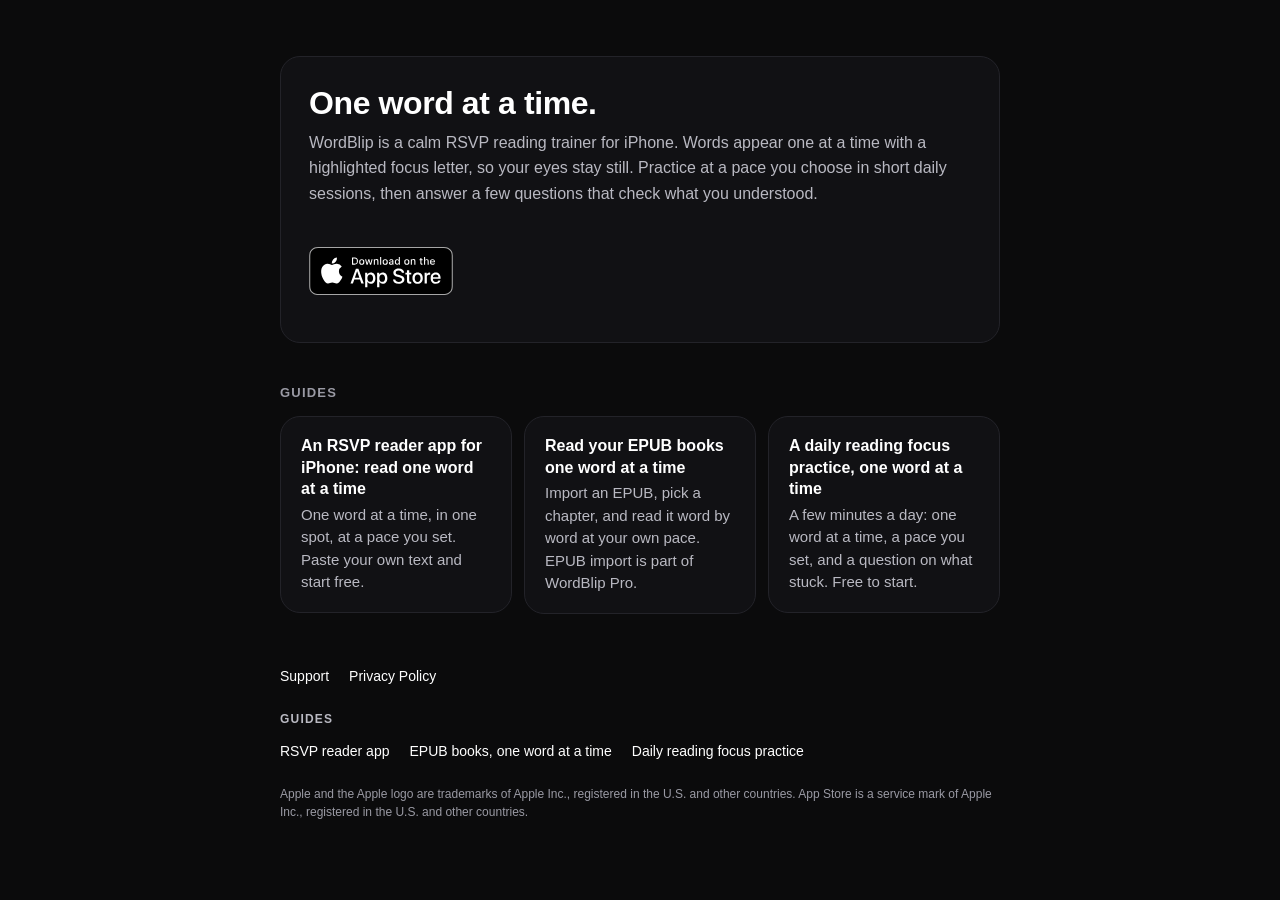
<file: index.html>
<!doctype html>
<html lang="en">
  <head>
  <meta name="google-site-verification" content="M-APLr8WNQrYEdJKcas2BhAEEDZd-5wW5gAPda03hNw" />
    <meta charset="UTF-8" />
    <meta name="viewport" content="width=device-width, initial-scale=1.0" />
    <title>WordBlip: RSVP reading trainer for iPhone</title>
    <meta name="theme-color" content="#0b0b0c" />
    <meta name="apple-itunes-app" content="app-id=6757840712" />
    <link rel="icon" type="image/png" href="./favicon.png" />
    <link rel="apple-touch-icon" href="./apple-touch-icon.png" />
    <meta name="description" content="WordBlip is a calm RSVP reading trainer for iPhone. Read one word at a time, at a pace you set, in short daily sessions with comprehension checks." />
    <link rel="canonical" href="https://quarezz.github.io/wordblip-pages/" />

    <meta property="og:type" content="website" />
    <meta property="og:site_name" content="WordBlip" />
    <meta property="og:title" content="WordBlip: a reading trainer, one word at a time" />
    <meta property="og:description" content="A calm RSVP reading trainer for iPhone. Short daily sessions, one word at a time." />
    <meta property="og:url" content="https://quarezz.github.io/wordblip-pages/" />
    <meta property="og:image" content="https://quarezz.github.io/wordblip-pages/og-image.png?v=3" />
    <meta property="og:image:type" content="image/png" />
    <meta property="og:image:width" content="1200" />
    <meta property="og:image:height" content="630" />
    <meta property="og:image:alt" content="The word focus in the WordBlip reader, with its focus letter o highlighted in red, above the line: One word at a time. A calm RSVP reading trainer for iPhone." />
    <meta name="twitter:card" content="summary_large_image" />
    <meta name="twitter:title" content="WordBlip: a reading trainer, one word at a time" />
    <meta name="twitter:description" content="A calm RSVP reading trainer for iPhone. Short daily sessions, one word at a time." />
    <meta name="twitter:image" content="https://quarezz.github.io/wordblip-pages/og-image.png?v=3" />
    <meta name="twitter:image:alt" content="The word focus in the WordBlip reader, with its focus letter o highlighted in red, above the line: One word at a time. A calm RSVP reading trainer for iPhone." />
    <style>
      :root {
        color-scheme: dark;
        --bg: #0b0b0c;
        --panel: #111114;
        --text: #ffffff;
        --muted: #b9b9c2;
        --subtle: #9a9aa4;
        --accent: #ffd60a;
        --border: #232329;
      }

      * {
        box-sizing: border-box;
      }

      body {
        margin: 0;
        font-family: -apple-system, BlinkMacSystemFont, "Segoe UI", sans-serif;
        background: var(--bg);
        color: var(--text);
        line-height: 1.6;
      }

      main {
        max-width: 760px;
        margin: 0 auto;
        padding: 56px 20px 40px;
      }

      .card {
        background: var(--panel);
        border: 1px solid var(--border);
        border-radius: 20px;
        padding: 28px;
      }

      h1 {
        margin: 0 0 8px;
        font-size: 32px;
        line-height: 1.15;
        letter-spacing: -0.4px;
      }

      p {
        margin: 0 0 16px;
        color: var(--muted);
      }

      /* Apple badge: 48px tall, at least 12px clear space on every side */
      .store {
        display: inline-block;
        margin: 12px 0 0;
        padding: 12px 0;
        line-height: 0;
        border-radius: 9px;
      }

      .store img {
        display: block;
        width: 144px;
        height: 48px;
      }

      .store:focus-visible {
        outline: 2px solid var(--accent);
        outline-offset: 4px;
      }

      footer {
        max-width: 760px;
        margin: 0 auto;
        padding: 0 20px 56px;
        color: var(--subtle);
        font-size: 14px;
      }

      footer nav {
        display: flex;
        gap: 20px;
        margin-bottom: 12px;
      }

      footer a {
        color: var(--text);
        text-decoration: none;
      }

      footer a:hover {
        text-decoration: underline;
      }

      footer a:focus-visible {
        outline: 2px solid var(--accent);
        outline-offset: 2px;
      }

      .legal {
        margin: 0;
        font-size: 12px;
        line-height: 1.5;
        color: var(--subtle);
      }

      /* Guides row (WB-55) */
      .guides { margin-top: 40px; }
      .guides h2 { margin: 0 0 12px; font-size: 13px; font-weight: 700; letter-spacing: 1.2px; text-transform: uppercase; color: var(--subtle); }
      .guides ul { list-style: none; margin: 0; padding: 0; display: grid; gap: 12px; }
      .guide { display: block; min-height: 44px; padding: 18px 20px; background: var(--panel); border: 1px solid var(--border); border-radius: 20px; color: var(--text); text-decoration: none; }
      .guide:hover { border-color: #3a3a42; }
      .guide:focus-visible { outline: 2px solid var(--accent); outline-offset: 3px; }
      .guide .t { display: block; font-weight: 700; line-height: 1.35; margin-bottom: 4px; }
      .guide .d { display: block; color: var(--muted); font-size: 15px; line-height: 1.5; }
      @media (min-width: 720px) { .guides ul { grid-template-columns: 1fr 1fr 1fr; } }
      footer nav { flex-wrap: wrap; }
      footer nav a { display: inline-block; padding: 11px 0; line-height: 22px; }
      .foot-label { margin: 8px 0 0; font-size: 12px; font-weight: 700; letter-spacing: 1.2px; text-transform: uppercase; }
    </style>
  </head>
  <body>
    <main>
      <section class="card">
        <h1>One word at a time.</h1>
        <p>
          WordBlip is a calm RSVP reading trainer for iPhone. Words appear one
          at a time with a highlighted focus letter, so your eyes stay still. Practice
          at a pace you choose in short daily sessions, then answer a few questions
          that check what you understood.
        </p>
        <a class="store" href="https://apps.apple.com/us/app/wordblip/id6757840712">
          <img src="./app-store-badge.svg" width="144" height="48" alt="Download on the App Store" />
        </a>
      </section>
      <section class="guides" aria-labelledby="guides-h"><h2 id="guides-h">Guides</h2><ul><li><a class="guide" href="./rsvp-reader-app/"><span class="t">An RSVP reader app for iPhone: read one word at a time</span><span class="d">One word at a time, in one spot, at a pace you set. Paste your own text and start free.</span></a></li><li><a class="guide" href="./epub-speed-reading-app/"><span class="t">Read your EPUB books one word at a time</span><span class="d">Import an EPUB, pick a chapter, and read it word by word at your own pace. EPUB import is part of WordBlip Pro.</span></a></li><li><a class="guide" href="./reading-focus-app/"><span class="t">A daily reading focus practice, one word at a time</span><span class="d">A few minutes a day: one word at a time, a pace you set, and a question on what stuck. Free to start.</span></a></li></ul></section>
    </main>
    <footer>
      <nav aria-label="Site">
        <a href="./support.html">Support</a>
        <a href="./privacy.html">Privacy Policy</a>
      </nav>
      <p class="foot-label" id="guides-label">Guides</p>
      <nav aria-label="Guides" aria-labelledby="guides-label"><a href="./rsvp-reader-app/">RSVP reader app</a><a href="./epub-speed-reading-app/">EPUB books, one word at a time</a><a href="./reading-focus-app/">Daily reading focus practice</a></nav>
      <p class="legal">
        Apple and the Apple logo are trademarks of Apple Inc., registered in the
        U.S. and other countries. App Store is a service mark of Apple Inc.,
        registered in the U.S. and other countries.
      </p>
    </footer>
  </body>
</html>
</file>
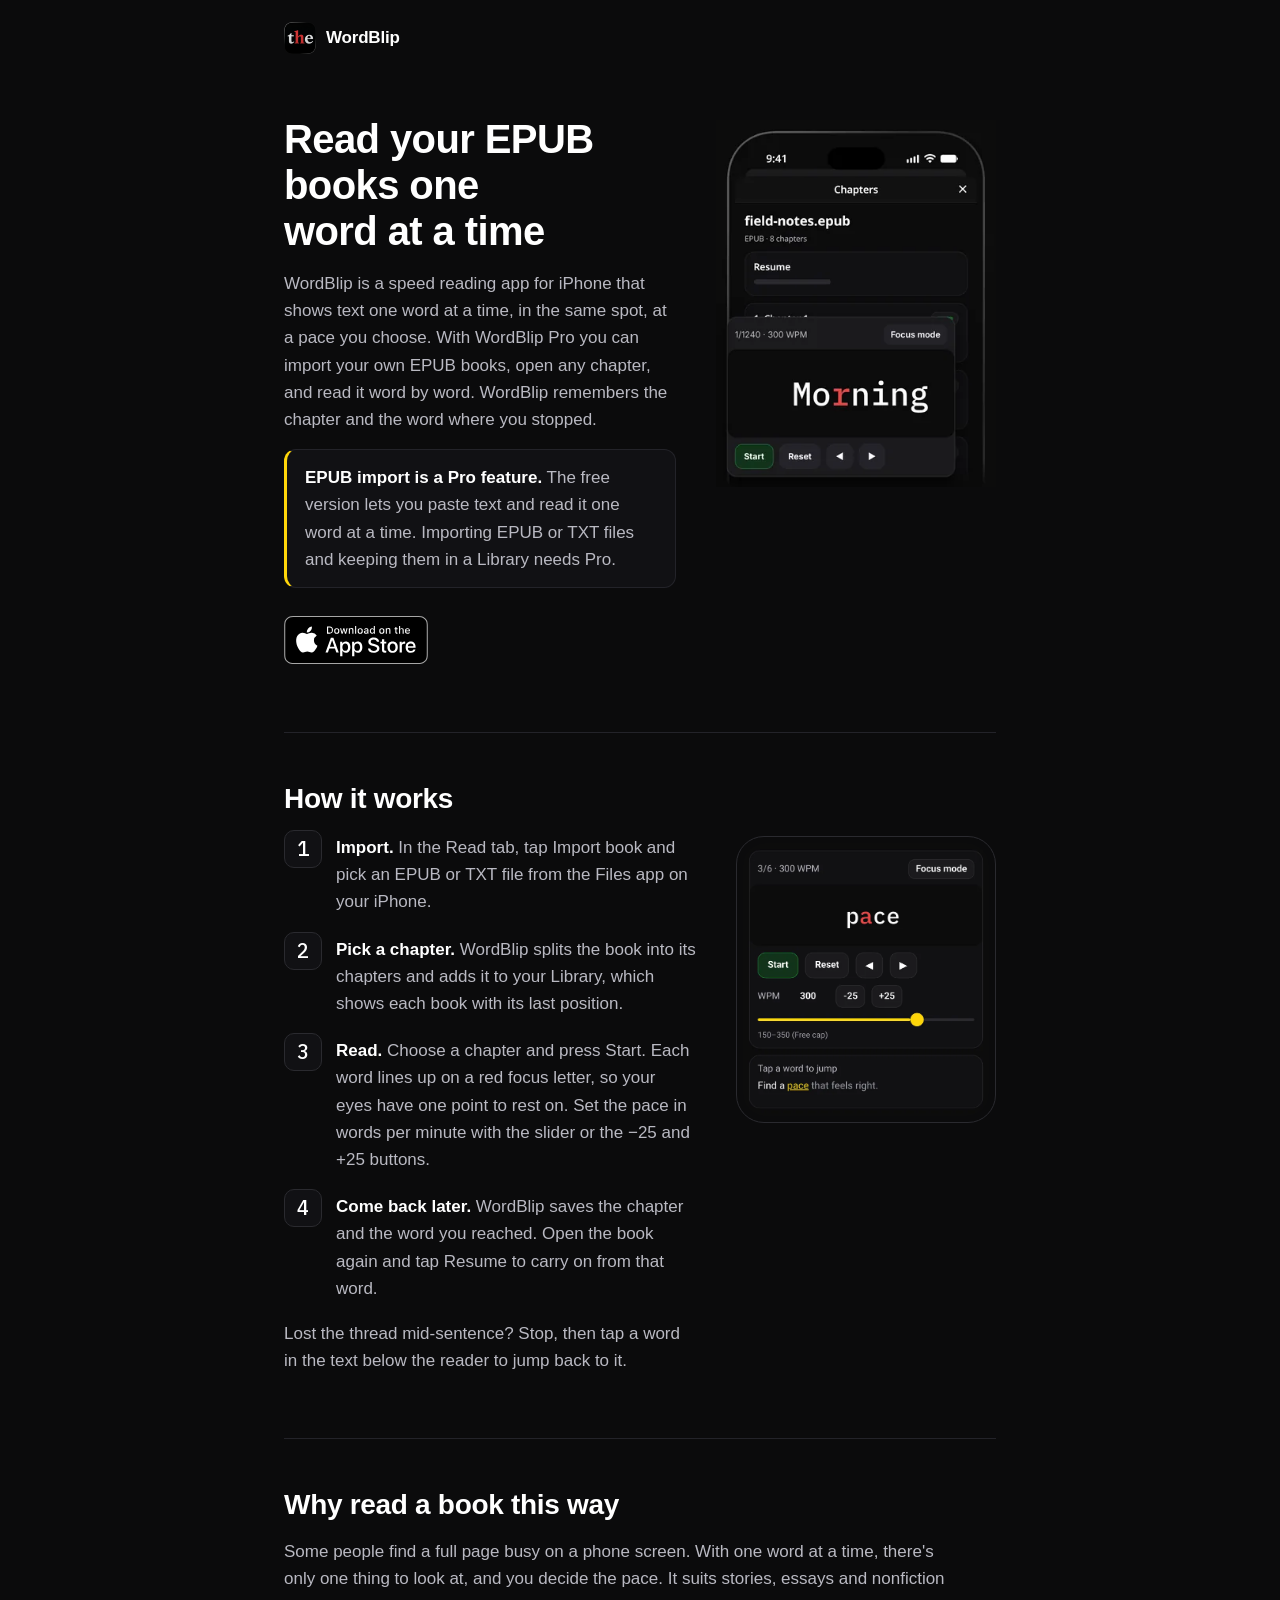
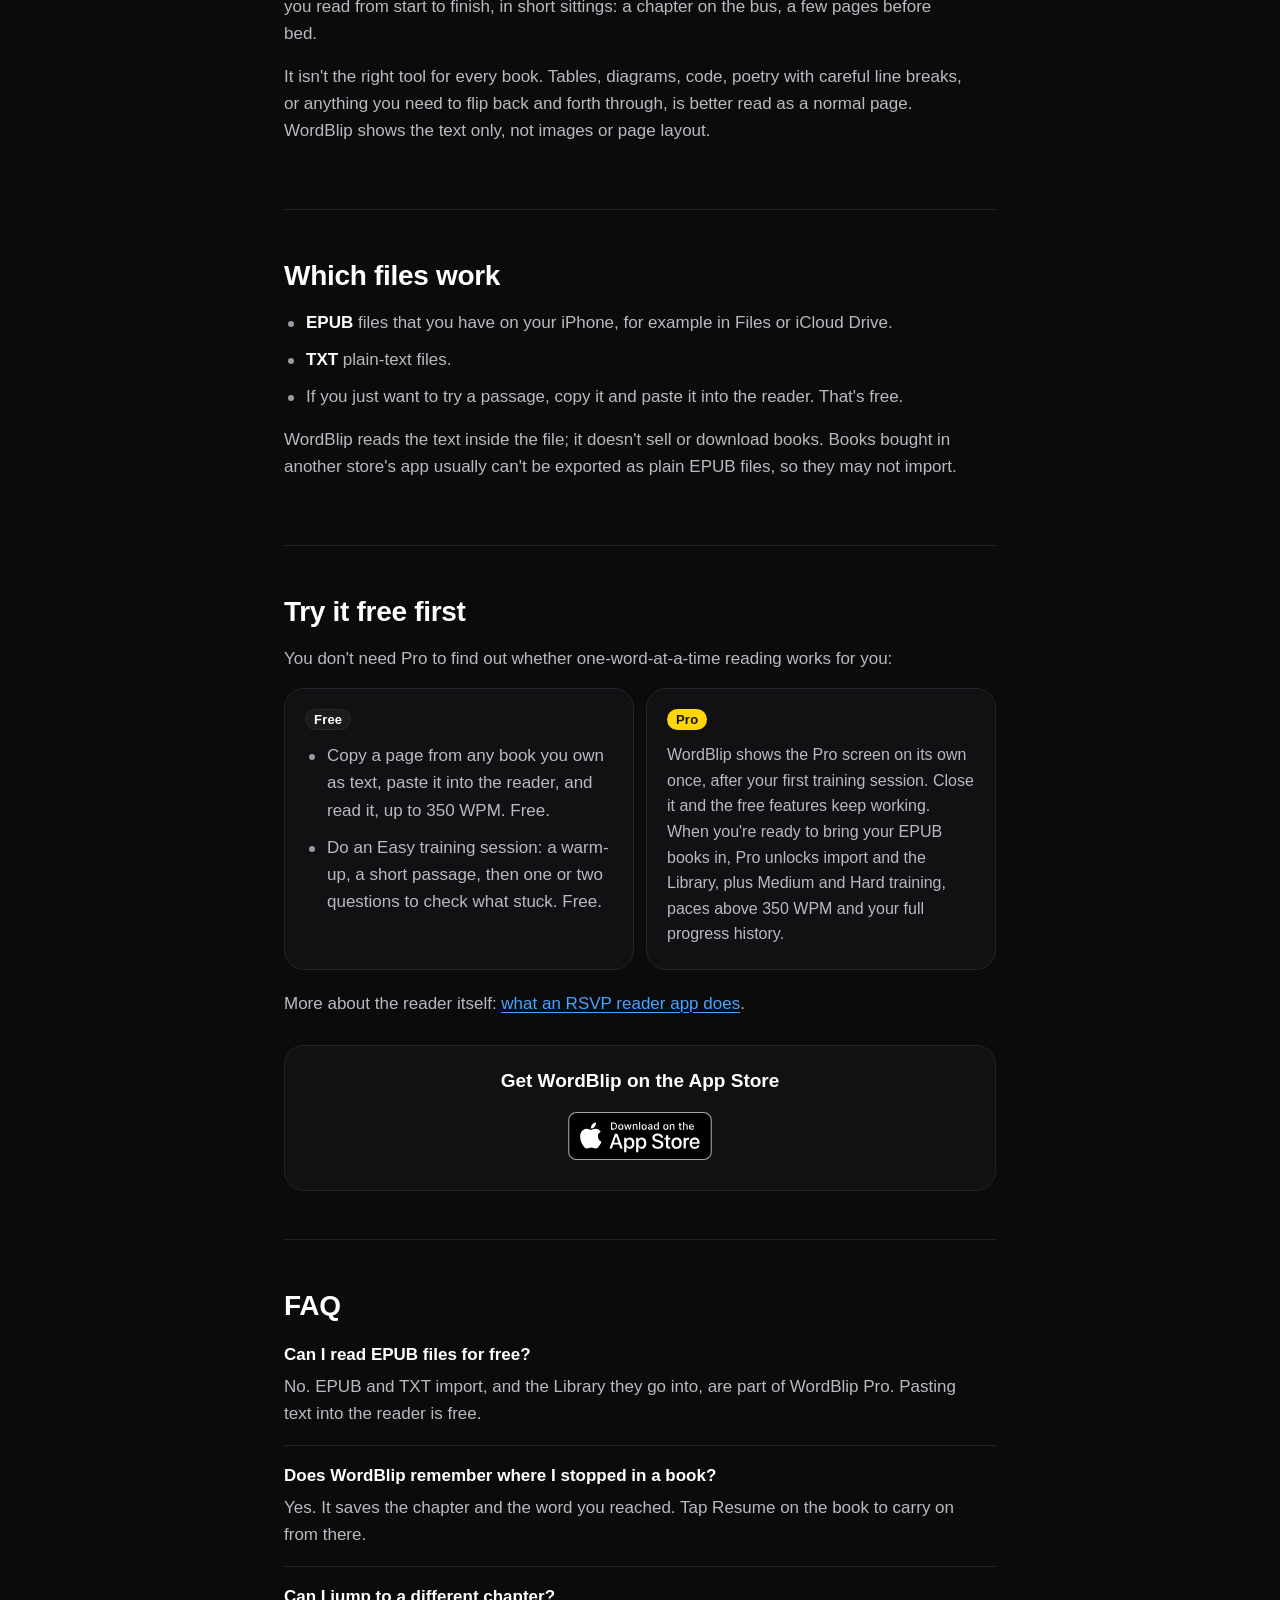
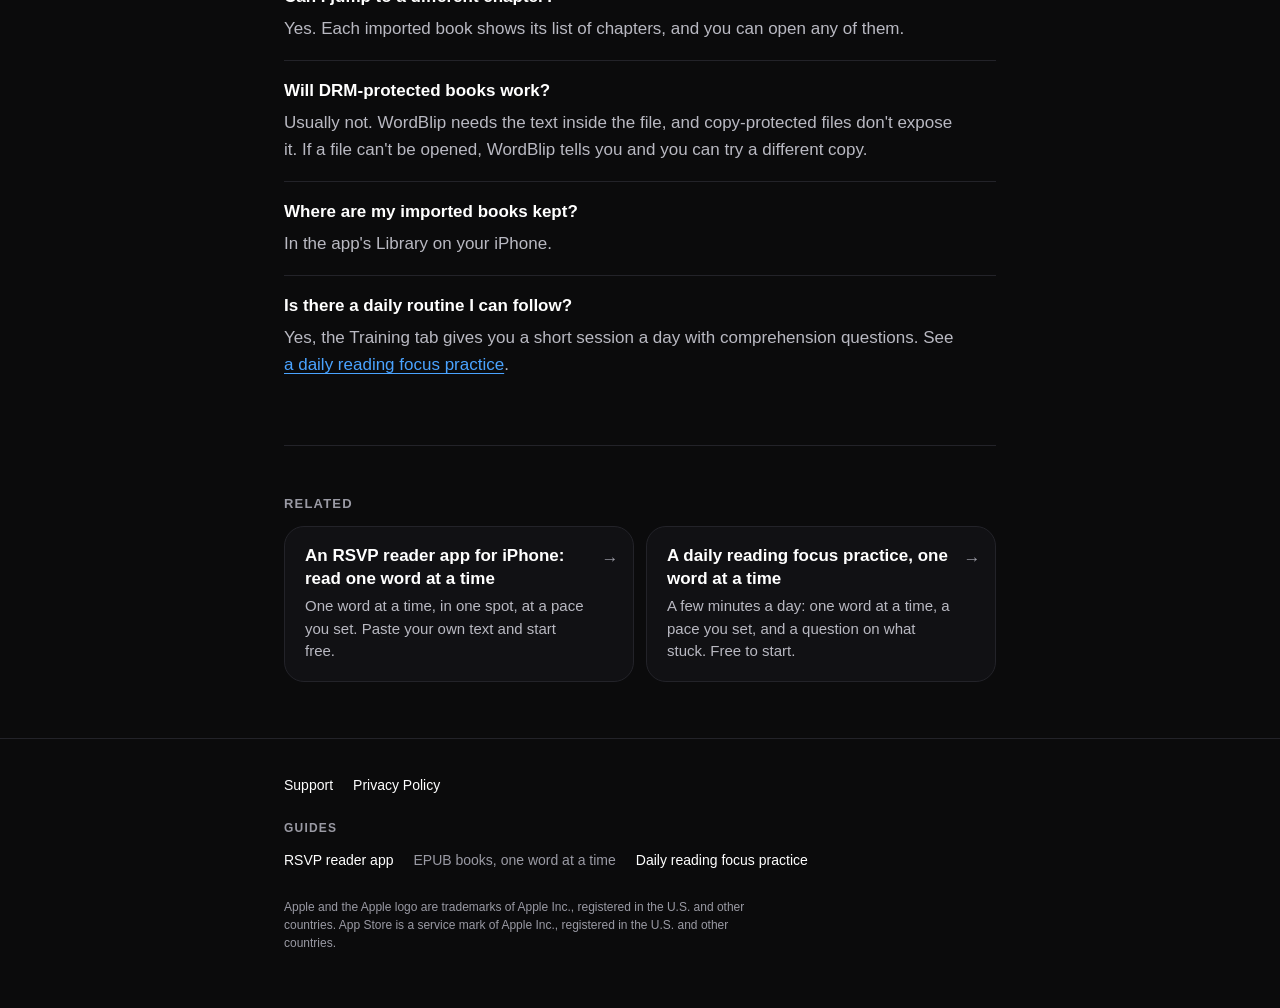
<file: epub-speed-reading-app/index.html>
<!doctype html>
<html lang="en">
<head>
<meta charset="UTF-8">
<meta name="viewport" content="width=device-width, initial-scale=1.0">
<title>EPUB Speed Reading App: Books One Word at a Time | WordBlip</title>
<meta name="description" content="Import your EPUB books into WordBlip and read them one word at a time on iPhone, with chapters and your place saved. EPUB import is a Pro feature.">
<meta name="theme-color" content="#0b0b0c">
<meta name="apple-itunes-app" content="app-id=6757840712">
<link rel="canonical" href="https://quarezz.github.io/wordblip-pages/epub-speed-reading-app/">
<link rel="icon" type="image/png" href="../favicon.png">
<link rel="apple-touch-icon" href="../apple-touch-icon.png">
<link rel="preload" href="../assets/plex-mono-500.woff2" as="font" type="font/woff2" crossorigin>
<link rel="stylesheet" href="../assets/seo.css">
<meta property="og:type" content="article">
<meta property="og:site_name" content="WordBlip">
<meta property="og:title" content="Read your EPUB books one word at a time">
<meta property="og:description" content="Import an EPUB, pick a chapter, and read it word by word at your own pace. EPUB import is part of WordBlip Pro.">
<meta property="og:url" content="https://quarezz.github.io/wordblip-pages/epub-speed-reading-app/">
<meta property="og:image" content="https://quarezz.github.io/wordblip-pages/epub-speed-reading-app/og.png">
<meta property="og:image:type" content="image/png">
<meta property="og:image:width" content="1200">
<meta property="og:image:height" content="630">
<meta property="og:image:alt" content="The WordBlip Library with imported EPUB books, beside the line: Read your EPUB books one word at a time.">
<meta name="twitter:card" content="summary_large_image">
<meta name="twitter:title" content="Read your EPUB books one word at a time">
<meta name="twitter:description" content="Import an EPUB, pick a chapter, and read it word by word at your own pace. EPUB import is part of WordBlip Pro.">
<meta name="twitter:image" content="https://quarezz.github.io/wordblip-pages/epub-speed-reading-app/og.png">
<meta name="twitter:image:alt" content="The WordBlip Library with imported EPUB books, beside the line: Read your EPUB books one word at a time.">
</head>
<body>
<a class="skip" href="#main">Skip to content</a>
<header class="topbar"><div class="wrap"><a class="brand" href="../"><img src="../assets/img/icon-64.png" width="32" height="32" alt="">WordBlip</a></div></header>
<main id="main" class="wrap">
<section class="hero"><div class="hero-grid"><div><h1 id="top">Read your EPUB books one word at a time</h1><p class="lede">WordBlip is a speed reading app for iPhone that shows text one word at a time, in the same spot, at a pace you choose. With WordBlip Pro you can import your own EPUB books, open any chapter, and read it word by word. WordBlip remembers the chapter and the word where you stopped.</p><div class="callout"><p><strong>EPUB import is a Pro feature.</strong> The free version lets you paste text and read it one word at a time. Importing EPUB or TXT files and keeping them in a Library needs Pro.</p></div><a class="store" href="https://apps.apple.com/us/app/wordblip/id6757840712"><img src="../app-store-badge.svg" width="144" height="48" alt="Download on the App Store"></a></div><figure class="shot shot--hero"><picture><source type="image/webp" srcset="../assets/img/hero-epub-354.webp 354w, ../assets/img/hero-epub-708.webp 708w" sizes="(min-width: 880px) 280px, min(340px, calc(100vw - 40px))"><img src="../assets/img/hero-epub-708.png" srcset="../assets/img/hero-epub-354.png 354w, ../assets/img/hero-epub-708.png 708w" sizes="(min-width: 880px) 280px, min(340px, calc(100vw - 40px))" width="708" height="928" fetchpriority="high" decoding="async" alt="The chapter list of an EPUB book in WordBlip with a Resume card, and in front of it the reader opening a chapter at its first word, “Morning”, with its focus letter r in red."></picture></figure></div></section>
<section class="section" aria-labelledby="how-it-works"><h2 id="how-it-works">How it works</h2><div class="split"><div><ol class="steps"><li><strong>Import.</strong> In the Read tab, tap Import book and pick an EPUB or TXT file from the Files app on your iPhone.</li><li><strong>Pick a chapter.</strong> WordBlip splits the book into its chapters and adds it to your Library, which shows each book with its last position.</li><li><strong>Read.</strong> Choose a chapter and press Start. Each word lines up on a red focus letter, so your eyes have one point to rest on. Set the pace in words per minute with the slider or the −25 and +25 buttons.</li><li><strong>Come back later.</strong> WordBlip saves the chapter and the word you reached. Open the book again and tap Resume to carry on from that word.</li></ol><p>Lost the thread mid-sentence? Stop, then tap a word in the text below the reader to jump back to it.</p></div><figure class="shot shot--sm"><picture><source type="image/webp" srcset="../assets/img/frame-04.webp"><img src="../assets/img/frame-04.png" width="640" height="711" loading="lazy" decoding="async" alt="The WordBlip reader showing the word “pace” with its focus letter a in red, with Start, Reset and the WPM controls at 300."></picture></figure></div></section>
<section class="section" aria-labelledby="why-read-a-book-this-way"><h2 id="why-read-a-book-this-way">Why read a book this way</h2><p>Some people find a full page busy on a phone screen. With one word at a time, there's only one thing to look at, and you decide the pace. It suits stories, essays and nonfiction you read from start to finish, in short sittings: a chapter on the bus, a few pages before bed.</p><p>It isn't the right tool for every book. Tables, diagrams, code, poetry with careful line breaks, or anything you need to flip back and forth through, is better read as a normal page. WordBlip shows the text only, not images or page layout.</p></section>
<section class="section" aria-labelledby="which-files-work"><h2 id="which-files-work">Which files work</h2><ul><li><strong>EPUB</strong> files that you have on your iPhone, for example in Files or iCloud Drive.</li><li><strong>TXT</strong> plain-text files.</li><li>If you just want to try a passage, copy it and paste it into the reader. That's free.</li></ul><p>WordBlip reads the text inside the file; it doesn't sell or download books. Books bought in another store's app usually can't be exported as plain EPUB files, so they may not import.</p></section>
<section class="section" aria-labelledby="try-it-free-first"><h2 id="try-it-free-first">Try it free first</h2><p>You don't need Pro to find out whether one-word-at-a-time reading works for you:</p><div class="plans plans--invite"><div class="plan"><h3 class="plan-head"><span class="pill pill--free">Free</span></h3><ul><li>Copy a page from any book you own as text, paste it into the reader, and read it, up to 350 WPM. Free.</li><li>Do an Easy training session: a warm-up, a short passage, then one or two questions to check what stuck. Free.</li></ul></div><div class="plan"><h3 class="plan-head"><span class="pill">Pro</span></h3><p>WordBlip shows the Pro screen on its own once, after your first training session. Close it and the free features keep working. When you're ready to bring your EPUB books in, Pro unlocks import and the Library, plus Medium and Hard training, paces above 350 WPM and your full progress history.</p></div></div><p>More about the reader itself: <a href="/wordblip-pages/rsvp-reader-app/">what an RSVP reader app does</a>.</p><div class="cta"><p>Get WordBlip on the App Store</p><a class="store" href="https://apps.apple.com/us/app/wordblip/id6757840712"><img src="../app-store-badge.svg" width="144" height="48" alt="Download on the App Store"></a></div></section>
<section class="section" aria-labelledby="faq"><h2 id="faq">FAQ</h2><div class="faq-item"><h3>Can I read EPUB files for free?</h3><p>No. EPUB and TXT import, and the Library they go into, are part of WordBlip Pro. Pasting text into the reader is free.</p></div><div class="faq-item"><h3>Does WordBlip remember where I stopped in a book?</h3><p>Yes. It saves the chapter and the word you reached. Tap Resume on the book to carry on from there.</p></div><div class="faq-item"><h3>Can I jump to a different chapter?</h3><p>Yes. Each imported book shows its list of chapters, and you can open any of them.</p></div><div class="faq-item"><h3>Will DRM-protected books work?</h3><p>Usually not. WordBlip needs the text inside the file, and copy-protected files don't expose it. If a file can't be opened, WordBlip tells you and you can try a different copy.</p></div><div class="faq-item"><h3>Where are my imported books kept?</h3><p>In the app's Library on your iPhone.</p></div><div class="faq-item"><h3>Is there a daily routine I can follow?</h3><p>Yes, the Training tab gives you a short session a day with comprehension questions. See <a href="/wordblip-pages/reading-focus-app/">a daily reading focus practice</a>.</p></div></section>
<nav class="related" aria-labelledby="related-label"><p class="eyebrow" id="related-label">Related</p><ul class="related-grid"><li><a class="related-card" href="/wordblip-pages/rsvp-reader-app/"><span class="t">An RSVP reader app for iPhone: read one word at a time</span><span class="d">One word at a time, in one spot, at a pace you set. Paste your own text and start free.</span><span class="go" aria-hidden="true">→</span></a></li><li><a class="related-card" href="/wordblip-pages/reading-focus-app/"><span class="t">A daily reading focus practice, one word at a time</span><span class="d">A few minutes a day: one word at a time, a pace you set, and a question on what stuck. Free to start.</span><span class="go" aria-hidden="true">→</span></a></li></ul></nav>
</main>
<footer><div class="wrap">
<nav aria-label="Site"><a href="../support.html">Support</a><a href="../privacy.html">Privacy Policy</a></nav>
<p class="foot-label" id="guides-label">Guides</p>
<nav aria-labelledby="guides-label"><a href="../rsvp-reader-app/">RSVP reader app</a><a href="../epub-speed-reading-app/" aria-current="page">EPUB books, one word at a time</a><a href="../reading-focus-app/">Daily reading focus practice</a></nav>
<p class="legal">Apple and the Apple logo are trademarks of Apple Inc., registered in the U.S. and other countries. App Store is a service mark of Apple Inc., registered in the U.S. and other countries.</p>
</div></footer>
</body>
</html>
</file>
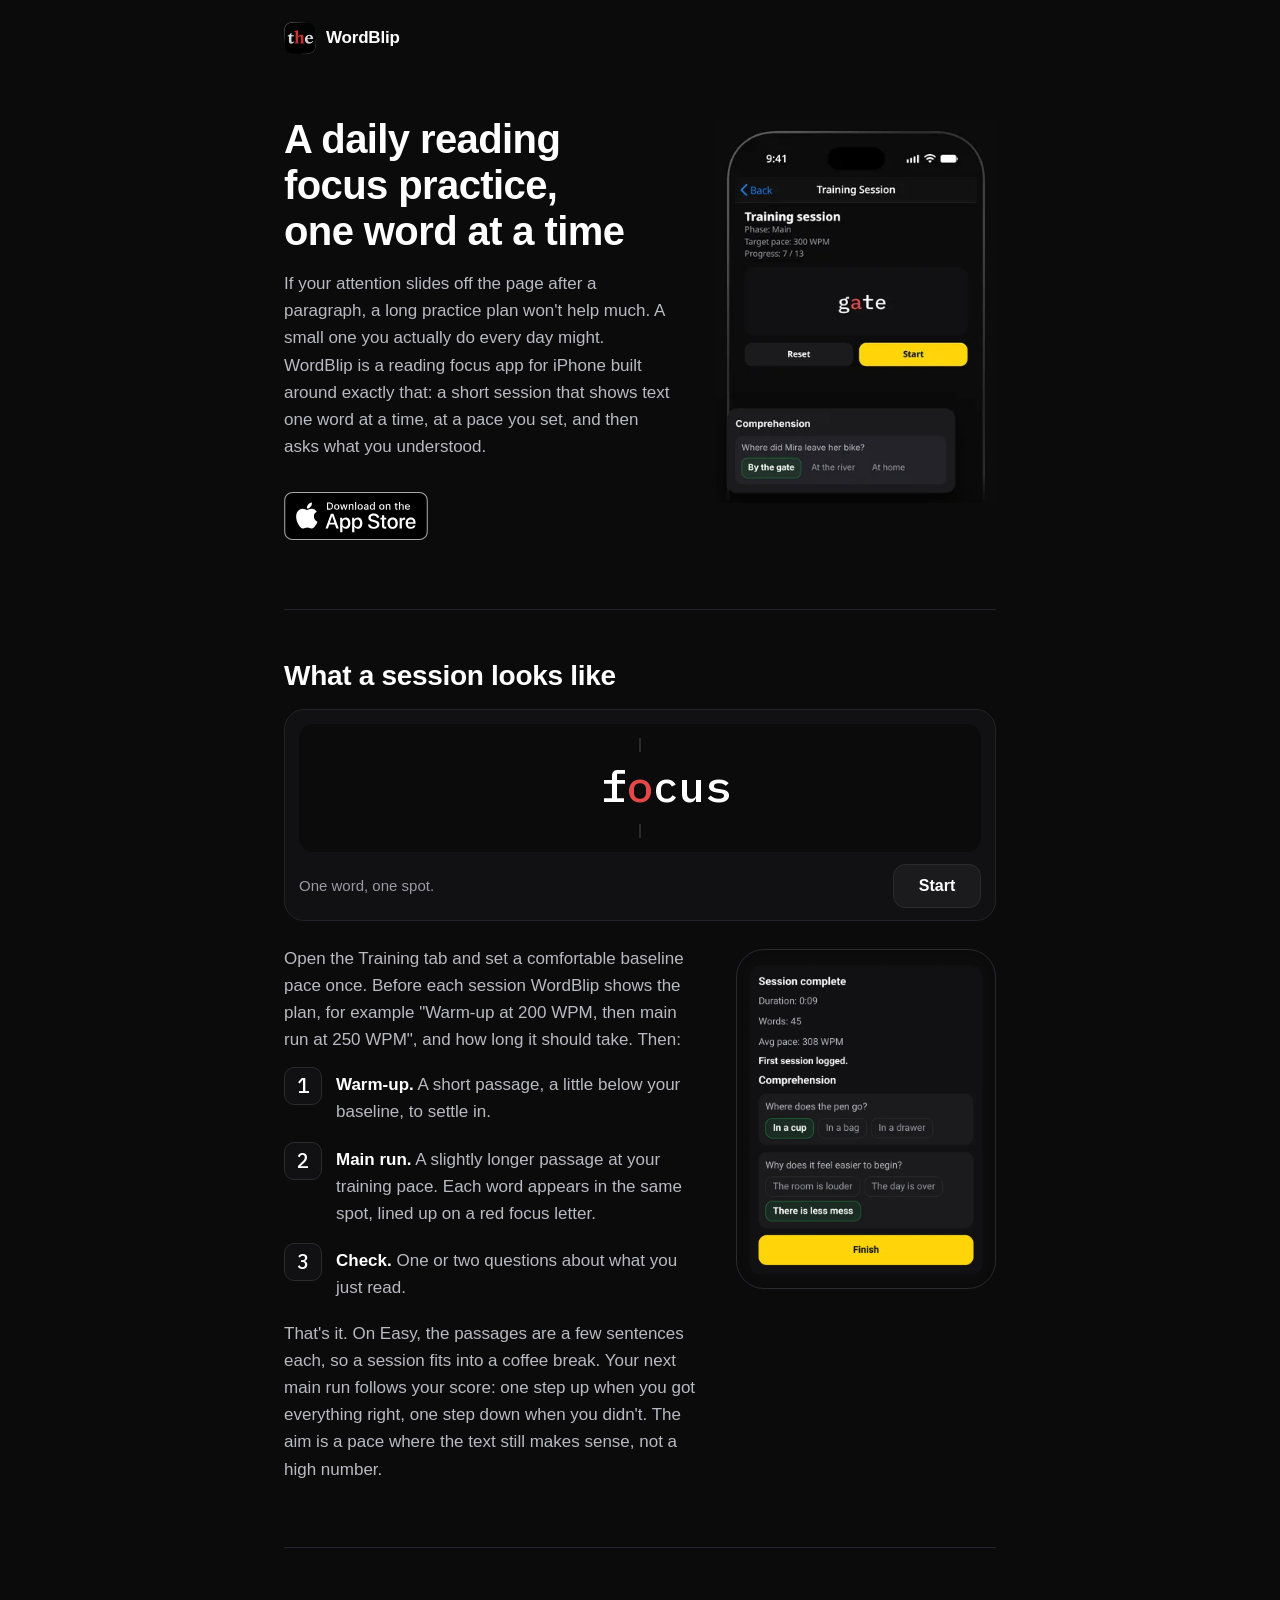
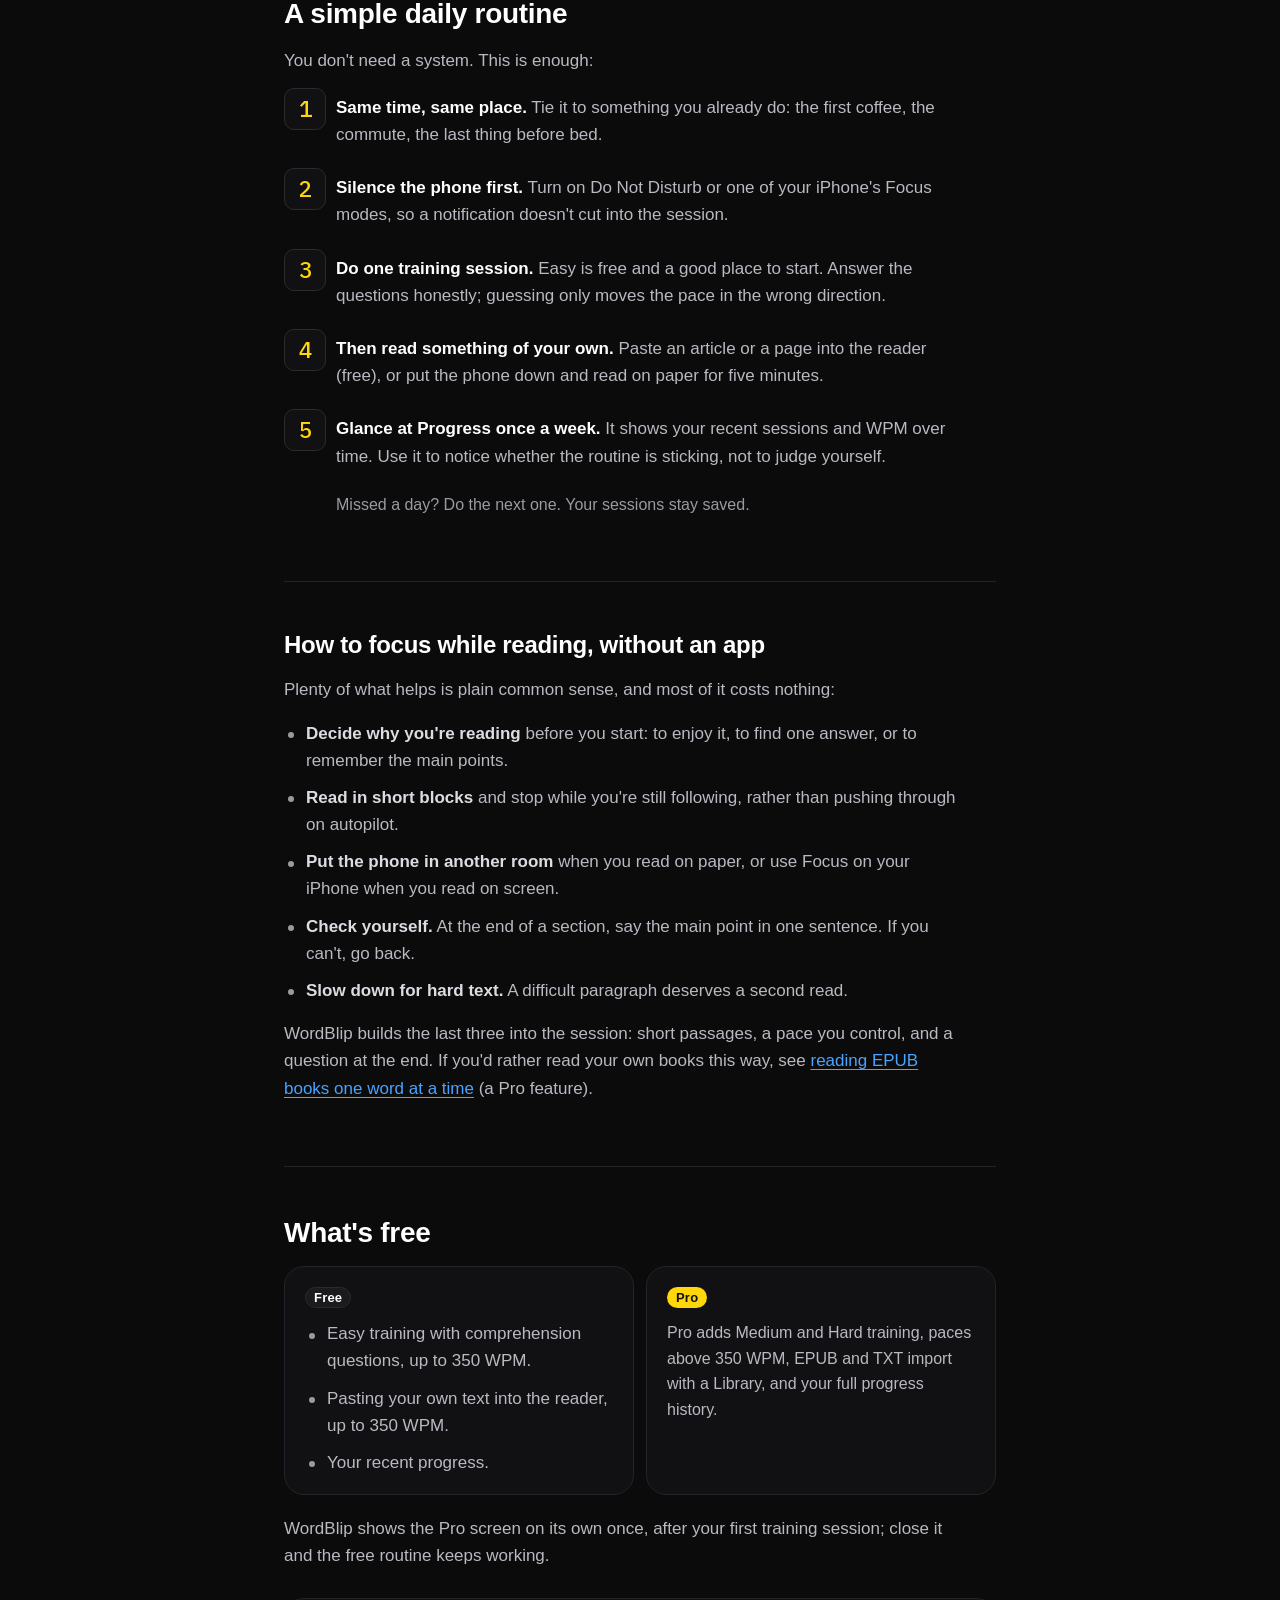
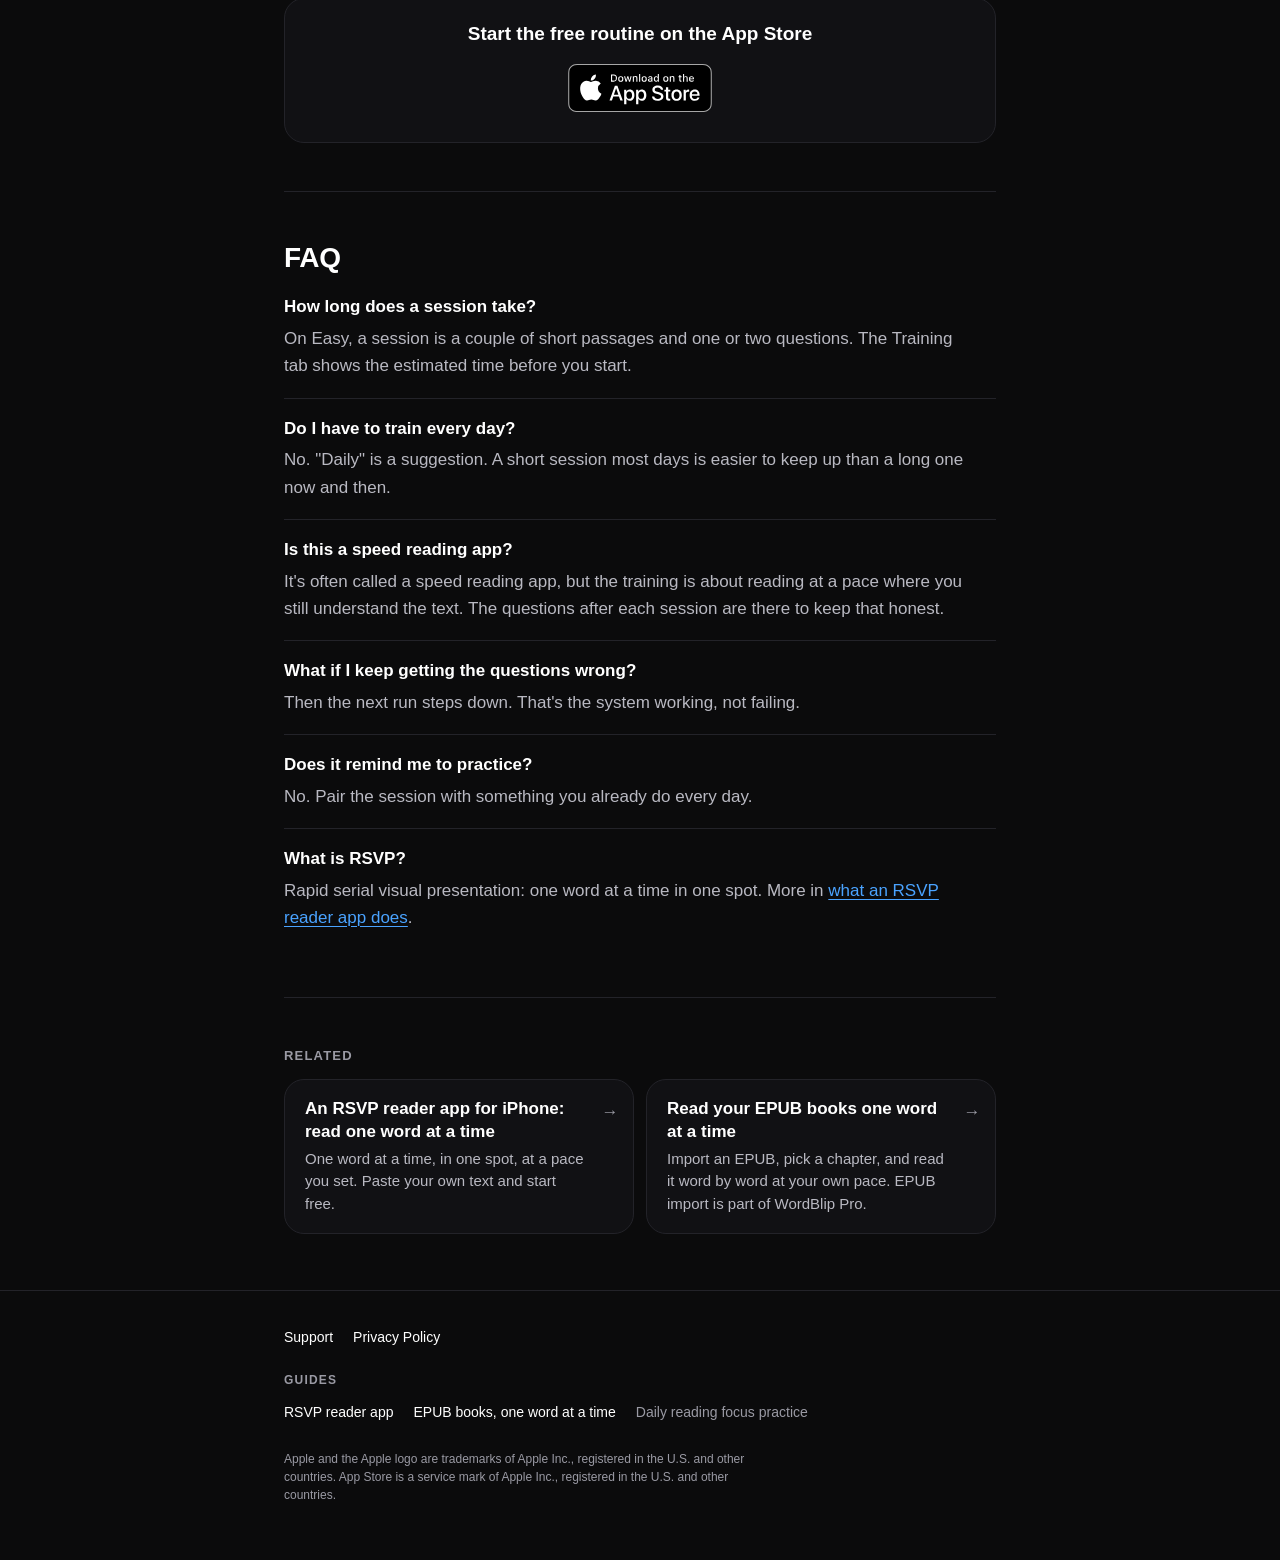
<file: reading-focus-app/index.html>
<!doctype html>
<html lang="en">
<head>
<meta charset="UTF-8">
<meta name="viewport" content="width=device-width, initial-scale=1.0">
<title>Reading Focus App: A Short Daily Practice | WordBlip</title>
<meta name="description" content="A short daily reading focus practice on iPhone: one word at a time, a pace you set, then a quick question on what you read. Free to start with WordBlip.">
<meta name="theme-color" content="#0b0b0c">
<meta name="apple-itunes-app" content="app-id=6757840712">
<link rel="canonical" href="https://quarezz.github.io/wordblip-pages/reading-focus-app/">
<link rel="icon" type="image/png" href="../favicon.png">
<link rel="apple-touch-icon" href="../apple-touch-icon.png">
<link rel="preload" href="../assets/plex-mono-500.woff2" as="font" type="font/woff2" crossorigin>
<link rel="stylesheet" href="../assets/seo.css">
<meta property="og:type" content="article">
<meta property="og:site_name" content="WordBlip">
<meta property="og:title" content="A daily reading focus practice">
<meta property="og:description" content="A few minutes a day: one word at a time, a pace you set, and a question on what stuck. Free to start.">
<meta property="og:url" content="https://quarezz.github.io/wordblip-pages/reading-focus-app/">
<meta property="og:image" content="https://quarezz.github.io/wordblip-pages/reading-focus-app/og.png">
<meta property="og:image:type" content="image/png">
<meta property="og:image:width" content="1200">
<meta property="og:image:height" content="630">
<meta property="og:image:alt" content="The WordBlip Training tab with a daily recommendation, beside the line: A daily reading focus practice.">
<meta name="twitter:card" content="summary_large_image">
<meta name="twitter:title" content="A daily reading focus practice">
<meta name="twitter:description" content="A few minutes a day: one word at a time, a pace you set, and a question on what stuck. Free to start.">
<meta name="twitter:image" content="https://quarezz.github.io/wordblip-pages/reading-focus-app/og.png">
<meta name="twitter:image:alt" content="The WordBlip Training tab with a daily recommendation, beside the line: A daily reading focus practice.">
</head>
<body>
<a class="skip" href="#main">Skip to content</a>
<header class="topbar"><div class="wrap"><a class="brand" href="../"><img src="../assets/img/icon-64.png" width="32" height="32" alt="">WordBlip</a></div></header>
<main id="main" class="wrap">
<section class="hero"><div class="hero-grid"><div><h1 id="top">A daily reading focus practice, one word at a time</h1><p class="lede">If your attention slides off the page after a paragraph, a long practice plan won't help much. A small one you actually do every day might. WordBlip is a reading focus app for iPhone built around exactly that: a short session that shows text one word at a time, at a pace you set, and then asks what you understood.</p><a class="store" href="https://apps.apple.com/us/app/wordblip/id6757840712"><img src="../app-store-badge.svg" width="144" height="48" alt="Download on the App Store"></a></div><figure class="shot shot--hero"><picture><source type="image/webp" srcset="../assets/img/hero-focus-354.webp 354w, ../assets/img/hero-focus-708.webp 708w" sizes="(min-width: 880px) 280px, min(340px, calc(100vw - 40px))"><img src="../assets/img/hero-focus-708.png" srcset="../assets/img/hero-focus-354.png 354w, ../assets/img/hero-focus-708.png 708w" sizes="(min-width: 880px) 280px, min(340px, calc(100vw - 40px))" width="708" height="968" fetchpriority="high" decoding="async" alt="A WordBlip training session on iPhone showing the word “gate” with its focus letter a in red, and the comprehension question that ends the session, “Where did Mira leave her bike?”, answered “By the gate”."></picture></figure></div></section>
<section class="section" aria-labelledby="what-a-session-looks-like"><h2 id="what-a-session-looks-like">What a session looks like</h2><div class="demo" data-demo data-text="Each word appears in the same spot, lined up on a red focus letter."><p class="sr-only" id="demo-desc">A short demo that shows the sentence “Each word appears in the same spot, lined up on a red focus letter.” one word at a time.</p><div class="demo-stage" aria-hidden="true"><div class="word"><span class="b">f</span><span class="p">o</span><span class="a">cus</span></div></div><div class="demo-bar"><p class="demo-note" aria-hidden="true">One word, one spot.</p><button class="btn" type="button" aria-describedby="demo-desc" hidden>Start</button></div></div><div class="split"><div><p>Open the Training tab and set a comfortable baseline pace once. Before each session WordBlip shows the plan, for example "Warm-up at 200 WPM, then main run at 250 WPM", and how long it should take. Then:</p><ol class="steps"><li><strong>Warm-up.</strong> A short passage, a little below your baseline, to settle in.</li><li><strong>Main run.</strong> A slightly longer passage at your training pace. Each word appears in the same spot, lined up on a red focus letter.</li><li><strong>Check.</strong> One or two questions about what you just read.</li></ol><p>That's it. On Easy, the passages are a few sentences each, so a session fits into a coffee break. Your next main run follows your score: one step up when you got everything right, one step down when you didn't. The aim is a pace where the text still makes sense, not a high number.</p></div><figure class="shot shot--sm"><picture><source type="image/webp" srcset="../assets/img/frame-02.webp"><img src="../assets/img/frame-02.png" width="640" height="850" loading="lazy" decoding="async" alt="A WordBlip session summary with duration, words and average pace, followed by two comprehension questions with the chosen answers."></picture></figure></div></section>
<section class="section" aria-labelledby="a-simple-daily-routine"><h2 id="a-simple-daily-routine">A simple daily routine</h2><p>You don't need a system. This is enough:</p><ol class="steps steps--feature"><li><strong>Same time, same place.</strong> Tie it to something you already do: the first coffee, the commute, the last thing before bed.</li><li><strong>Silence the phone first.</strong> Turn on Do Not Disturb or one of your iPhone's Focus modes, so a notification doesn't cut into the session.</li><li><strong>Do one training session.</strong> Easy is free and a good place to start. Answer the questions honestly; guessing only moves the pace in the wrong direction.</li><li><strong>Then read something of your own.</strong> Paste an article or a page into the reader (free), or put the phone down and read on paper for five minutes.</li><li><strong>Glance at Progress once a week.</strong> It shows your recent sessions and WPM over time. Use it to notice whether the routine is sticking, not to judge yourself.</li></ol><p class="coda">Missed a day? Do the next one. Your sessions stay saved.</p></section>
<section class="section quiet" aria-labelledby="how-to-focus-while-reading-without-an-ap"><h2 id="how-to-focus-while-reading-without-an-ap">How to focus while reading, without an app</h2><p>Plenty of what helps is plain common sense, and most of it costs nothing:</p><ul><li><strong>Decide why you're reading</strong> before you start: to enjoy it, to find one answer, or to remember the main points.</li><li><strong>Read in short blocks</strong> and stop while you're still following, rather than pushing through on autopilot.</li><li><strong>Put the phone in another room</strong> when you read on paper, or use Focus on your iPhone when you read on screen.</li><li><strong>Check yourself.</strong> At the end of a section, say the main point in one sentence. If you can't, go back.</li><li><strong>Slow down for hard text.</strong> A difficult paragraph deserves a second read.</li></ul><p>WordBlip builds the last three into the session: short passages, a pace you control, and a question at the end. If you'd rather read your own books this way, see <a href="/wordblip-pages/epub-speed-reading-app/">reading EPUB books one word at a time</a> (a Pro feature).</p></section>
<section class="section" aria-labelledby="what-s-free"><h2 id="what-s-free">What's free</h2><div class="plans"><div class="plan"><h3 class="plan-head"><span class="pill pill--free">Free</span></h3><ul><li>Easy training with comprehension questions, up to 350 WPM.</li><li>Pasting your own text into the reader, up to 350 WPM.</li><li>Your recent progress.</li></ul></div><div class="plan"><h3 class="plan-head"><span class="pill">Pro</span></h3><p>Pro adds Medium and Hard training, paces above 350 WPM, EPUB and TXT import with a Library, and your full progress history.</p></div></div><p>WordBlip shows the Pro screen on its own once, after your first training session; close it and the free routine keeps working.</p><div class="cta"><p>Start the free routine on the App Store</p><a class="store" href="https://apps.apple.com/us/app/wordblip/id6757840712"><img src="../app-store-badge.svg" width="144" height="48" alt="Download on the App Store"></a></div></section>
<section class="section" aria-labelledby="faq"><h2 id="faq">FAQ</h2><div class="faq-item"><h3>How long does a session take?</h3><p>On Easy, a session is a couple of short passages and one or two questions. The Training tab shows the estimated time before you start.</p></div><div class="faq-item"><h3>Do I have to train every day?</h3><p>No. "Daily" is a suggestion. A short session most days is easier to keep up than a long one now and then.</p></div><div class="faq-item"><h3>Is this a speed reading app?</h3><p>It's often called a speed reading app, but the training is about reading at a pace where you still understand the text. The questions after each session are there to keep that honest.</p></div><div class="faq-item"><h3>What if I keep getting the questions wrong?</h3><p>Then the next run steps down. That's the system working, not failing.</p></div><div class="faq-item"><h3>Does it remind me to practice?</h3><p>No. Pair the session with something you already do every day.</p></div><div class="faq-item"><h3>What is RSVP?</h3><p>Rapid serial visual presentation: one word at a time in one spot. More in <a href="/wordblip-pages/rsvp-reader-app/">what an RSVP reader app does</a>.</p></div></section>
<nav class="related" aria-labelledby="related-label"><p class="eyebrow" id="related-label">Related</p><ul class="related-grid"><li><a class="related-card" href="/wordblip-pages/rsvp-reader-app/"><span class="t">An RSVP reader app for iPhone: read one word at a time</span><span class="d">One word at a time, in one spot, at a pace you set. Paste your own text and start free.</span><span class="go" aria-hidden="true">→</span></a></li><li><a class="related-card" href="/wordblip-pages/epub-speed-reading-app/"><span class="t">Read your EPUB books one word at a time</span><span class="d">Import an EPUB, pick a chapter, and read it word by word at your own pace. EPUB import is part of WordBlip Pro.</span><span class="go" aria-hidden="true">→</span></a></li></ul></nav>
</main>
<footer><div class="wrap">
<nav aria-label="Site"><a href="../support.html">Support</a><a href="../privacy.html">Privacy Policy</a></nav>
<p class="foot-label" id="guides-label">Guides</p>
<nav aria-labelledby="guides-label"><a href="../rsvp-reader-app/">RSVP reader app</a><a href="../epub-speed-reading-app/">EPUB books, one word at a time</a><a href="../reading-focus-app/" aria-current="page">Daily reading focus practice</a></nav>
<p class="legal">Apple and the Apple logo are trademarks of Apple Inc., registered in the U.S. and other countries. App Store is a service mark of Apple Inc., registered in the U.S. and other countries.</p>
</div></footer>
<script src="../assets/demo.js" defer></script>
</body>
</html>
</file>
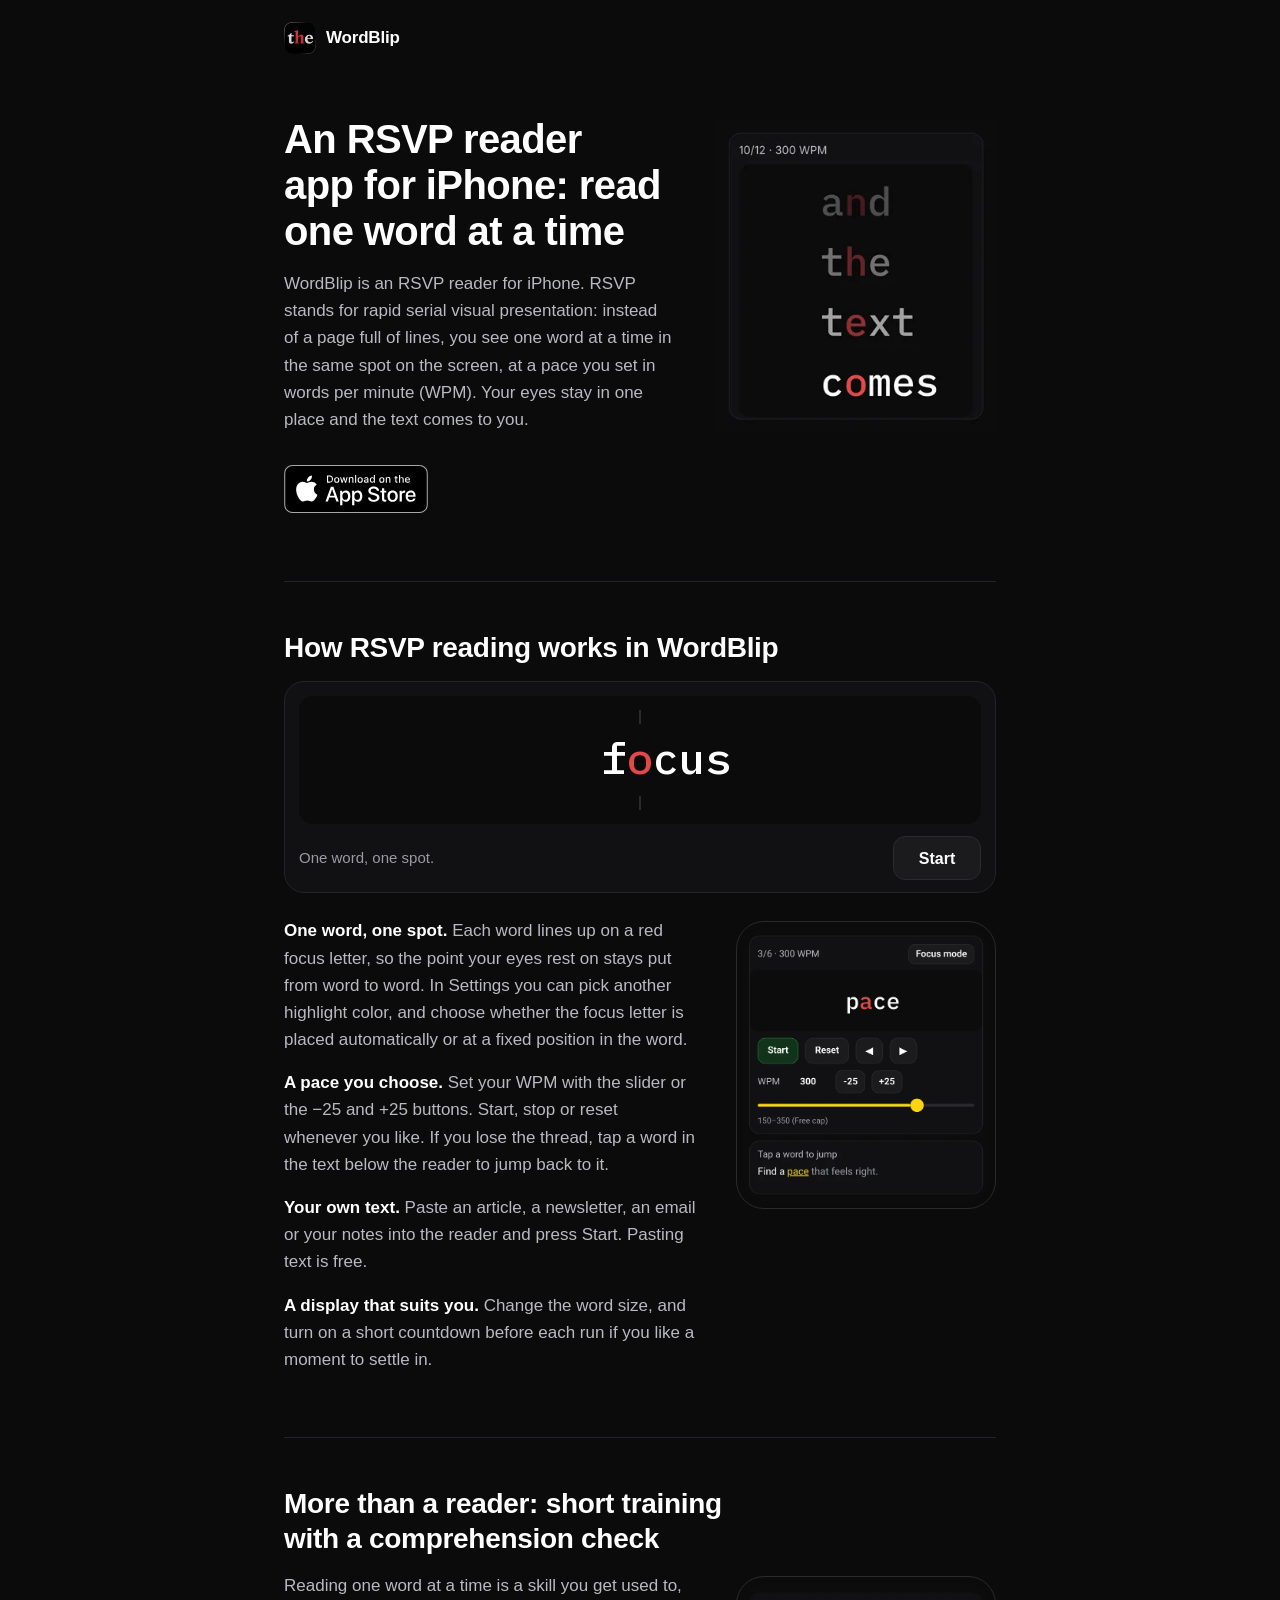
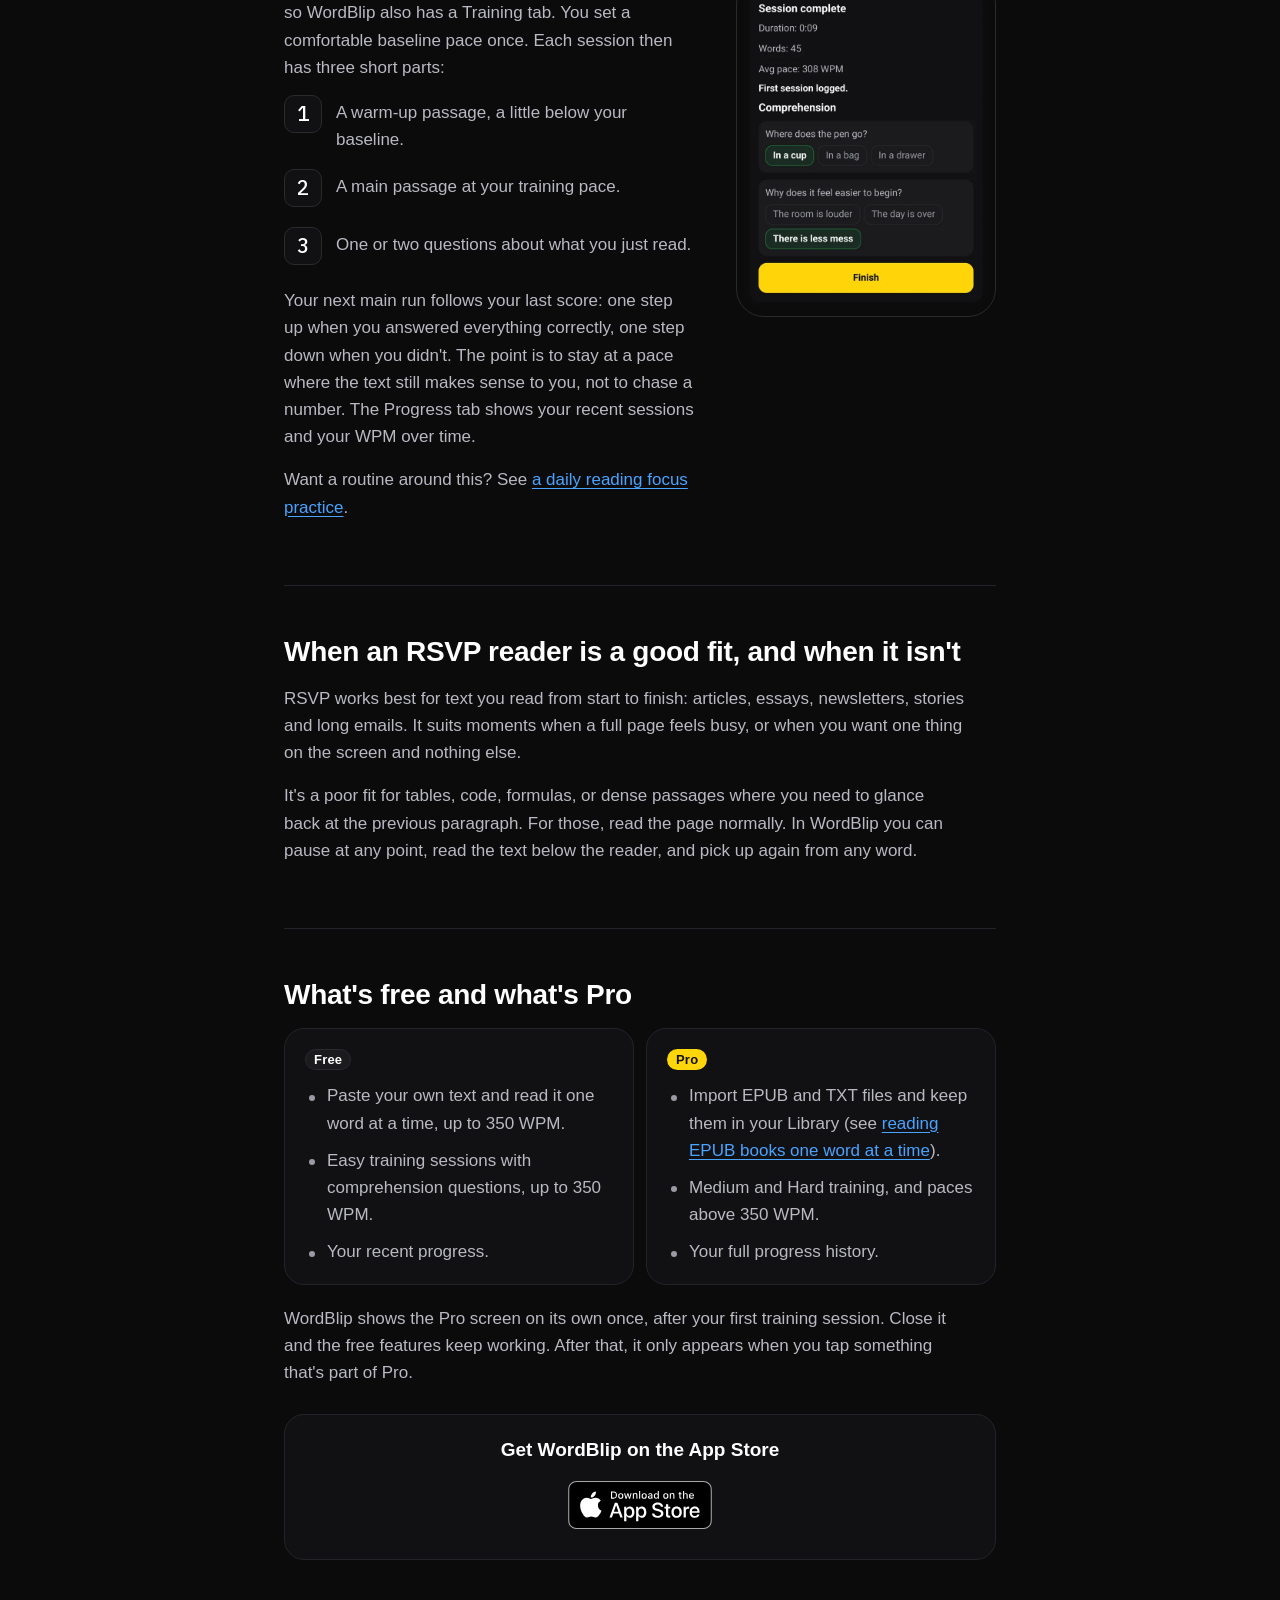
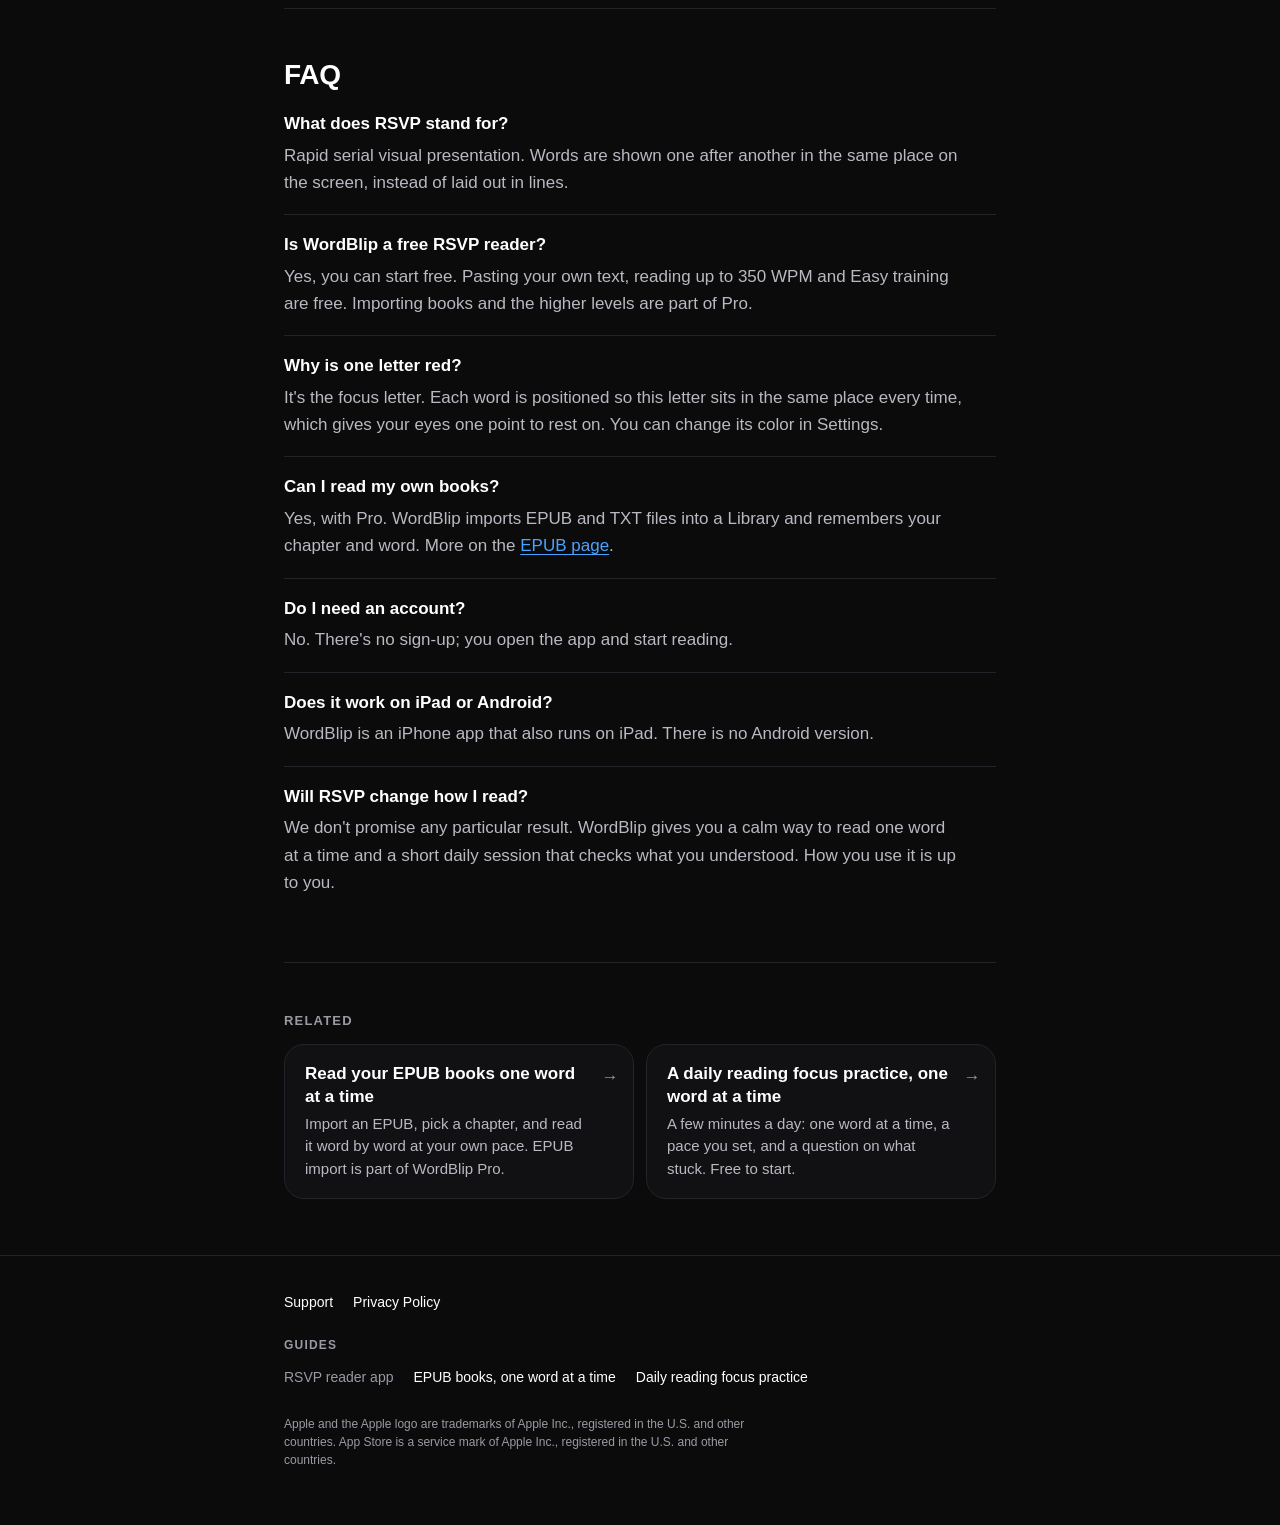
<file: rsvp-reader-app/index.html>
<!doctype html>
<html lang="en">
<head>
<meta charset="UTF-8">
<meta name="viewport" content="width=device-width, initial-scale=1.0">
<title>RSVP Reader App for iPhone: One Word at a Time | WordBlip</title>
<meta name="description" content="WordBlip is an RSVP reader app for iPhone. Paste any text and read it one word at a time on a red focus letter, at a pace you set. Free to start.">
<meta name="theme-color" content="#0b0b0c">
<meta name="apple-itunes-app" content="app-id=6757840712">
<link rel="canonical" href="https://quarezz.github.io/wordblip-pages/rsvp-reader-app/">
<link rel="icon" type="image/png" href="../favicon.png">
<link rel="apple-touch-icon" href="../apple-touch-icon.png">
<link rel="preload" href="../assets/plex-mono-500.woff2" as="font" type="font/woff2" crossorigin>
<link rel="stylesheet" href="../assets/seo.css">
<meta property="og:type" content="article">
<meta property="og:site_name" content="WordBlip">
<meta property="og:title" content="An RSVP reader app for iPhone">
<meta property="og:description" content="One word at a time, in one spot, at a pace you set. Paste your own text and start free.">
<meta property="og:url" content="https://quarezz.github.io/wordblip-pages/rsvp-reader-app/">
<meta property="og:image" content="https://quarezz.github.io/wordblip-pages/og-image.png?v=3">
<meta property="og:image:type" content="image/png">
<meta property="og:image:width" content="1200">
<meta property="og:image:height" content="630">
<meta property="og:image:alt" content="The word focus in the WordBlip reader, with its focus letter o highlighted in red, above the line: One word at a time. A calm RSVP reading trainer for iPhone.">
<meta name="twitter:card" content="summary_large_image">
<meta name="twitter:title" content="An RSVP reader app for iPhone">
<meta name="twitter:description" content="One word at a time, in one spot, at a pace you set. Paste your own text and start free.">
<meta name="twitter:image" content="https://quarezz.github.io/wordblip-pages/og-image.png?v=3">
<meta name="twitter:image:alt" content="The word focus in the WordBlip reader, with its focus letter o highlighted in red, above the line: One word at a time. A calm RSVP reading trainer for iPhone.">
</head>
<body>
<a class="skip" href="#main">Skip to content</a>
<header class="topbar"><div class="wrap"><a class="brand" href="../"><img src="../assets/img/icon-64.png" width="32" height="32" alt="">WordBlip</a></div></header>
<main id="main" class="wrap">
<section class="hero"><div class="hero-grid"><div><h1 id="top">An RSVP reader app for iPhone: read one word at a time</h1><p class="lede">WordBlip is an RSVP reader for iPhone. RSVP stands for rapid serial visual presentation: instead of a page full of lines, you see one word at a time in the same spot on the screen, at a pace you set in words per minute (WPM). Your eyes stay in one place and the text comes to you.</p><a class="store" href="https://apps.apple.com/us/app/wordblip/id6757840712"><img src="../app-store-badge.svg" width="144" height="48" alt="Download on the App Store"></a></div><figure class="shot shot--hero"><picture><source type="image/webp" srcset="../assets/img/hero-word-354.webp 354w, ../assets/img/hero-word-708.webp 708w" sizes="(min-width: 880px) 280px, min(340px, calc(100vw - 40px))"><img src="../assets/img/hero-word-708.png" srcset="../assets/img/hero-word-354.png 354w, ../assets/img/hero-word-708.png 708w" sizes="(min-width: 880px) 280px, min(340px, calc(100vw - 40px))" width="708" height="792" fetchpriority="high" decoding="async" alt="Four words from the WordBlip reader, “and”, “the”, “text” and “comes”, stacked so their red focus letters line up in one column, the earlier words fading back."></picture></figure></div></section>
<section class="section" aria-labelledby="how-rsvp-reading-works-in-wordblip"><h2 id="how-rsvp-reading-works-in-wordblip">How RSVP reading works in WordBlip</h2><div class="demo" data-demo data-text="Your eyes stay in one place and the text comes to you."><p class="sr-only" id="demo-desc">A short demo that shows the sentence “Your eyes stay in one place and the text comes to you.” one word at a time.</p><div class="demo-stage" aria-hidden="true"><div class="word"><span class="b">f</span><span class="p">o</span><span class="a">cus</span></div></div><div class="demo-bar"><p class="demo-note" aria-hidden="true">One word, one spot.</p><button class="btn" type="button" aria-describedby="demo-desc" hidden>Start</button></div></div><div class="split"><div><p><strong>One word, one spot.</strong> Each word lines up on a red focus letter, so the point your eyes rest on stays put from word to word. In Settings you can pick another highlight color, and choose whether the focus letter is placed automatically or at a fixed position in the word.</p><p><strong>A pace you choose.</strong> Set your WPM with the slider or the −25 and +25 buttons. Start, stop or reset whenever you like. If you lose the thread, tap a word in the text below the reader to jump back to it.</p><p><strong>Your own text.</strong> Paste an article, a newsletter, an email or your notes into the reader and press Start. Pasting text is free.</p><p><strong>A display that suits you.</strong> Change the word size, and turn on a short countdown before each run if you like a moment to settle in.</p></div><figure class="shot shot--sm"><picture><source type="image/webp" srcset="../assets/img/frame-04.webp"><img src="../assets/img/frame-04.png" width="640" height="711" loading="lazy" decoding="async" alt="The WordBlip reader showing the word “pace” with its focus letter a in red, with Start, Reset and the WPM controls at 300."></picture></figure></div></section>
<section class="section" aria-labelledby="more-than-a-reader-short-training-with-a"><h2 id="more-than-a-reader-short-training-with-a">More than a reader: short training with a comprehension check</h2><div class="split"><div><p>Reading one word at a time is a skill you get used to, so WordBlip also has a Training tab. You set a comfortable baseline pace once. Each session then has three short parts:</p><ol class="steps"><li>A warm-up passage, a little below your baseline.</li><li>A main passage at your training pace.</li><li>One or two questions about what you just read.</li></ol><p>Your next main run follows your last score: one step up when you answered everything correctly, one step down when you didn't. The point is to stay at a pace where the text still makes sense to you, not to chase a number. The Progress tab shows your recent sessions and your WPM over time.</p><p>Want a routine around this? See <a href="/wordblip-pages/reading-focus-app/">a daily reading focus practice</a>.</p></div><figure class="shot shot--sm"><picture><source type="image/webp" srcset="../assets/img/frame-02.webp"><img src="../assets/img/frame-02.png" width="640" height="850" loading="lazy" decoding="async" alt="A WordBlip session summary with duration, words and average pace, followed by two comprehension questions with the chosen answers."></picture></figure></div></section>
<section class="section" aria-labelledby="when-an-rsvp-reader-is-a-good-fit-and-wh"><h2 id="when-an-rsvp-reader-is-a-good-fit-and-wh">When an RSVP reader is a good fit, and when it isn't</h2><p>RSVP works best for text you read from start to finish: articles, essays, newsletters, stories and long emails. It suits moments when a full page feels busy, or when you want one thing on the screen and nothing else.</p><p>It's a poor fit for tables, code, formulas, or dense passages where you need to glance back at the previous paragraph. For those, read the page normally. In WordBlip you can pause at any point, read the text below the reader, and pick up again from any word.</p></section>
<section class="section" aria-labelledby="what-s-free-and-what-s-pro"><h2 id="what-s-free-and-what-s-pro">What's free and what's Pro</h2><div class="plans"><div class="plan"><h3 class="plan-head"><span class="pill pill--free">Free</span></h3><ul><li>Paste your own text and read it one word at a time, up to 350 WPM.</li><li>Easy training sessions with comprehension questions, up to 350 WPM.</li><li>Your recent progress.</li></ul></div><div class="plan"><h3 class="plan-head"><span class="pill">Pro</span></h3><ul><li>Import EPUB and TXT files and keep them in your Library (see <a href="/wordblip-pages/epub-speed-reading-app/">reading EPUB books one word at a time</a>).</li><li>Medium and Hard training, and paces above 350 WPM.</li><li>Your full progress history.</li></ul></div></div><p>WordBlip shows the Pro screen on its own once, after your first training session. Close it and the free features keep working. After that, it only appears when you tap something that's part of Pro.</p><div class="cta"><p>Get WordBlip on the App Store</p><a class="store" href="https://apps.apple.com/us/app/wordblip/id6757840712"><img src="../app-store-badge.svg" width="144" height="48" alt="Download on the App Store"></a></div></section>
<section class="section" aria-labelledby="faq"><h2 id="faq">FAQ</h2><div class="faq-item"><h3>What does RSVP stand for?</h3><p>Rapid serial visual presentation. Words are shown one after another in the same place on the screen, instead of laid out in lines.</p></div><div class="faq-item"><h3>Is WordBlip a free RSVP reader?</h3><p>Yes, you can start free. Pasting your own text, reading up to 350 WPM and Easy training are free. Importing books and the higher levels are part of Pro.</p></div><div class="faq-item"><h3>Why is one letter red?</h3><p>It's the focus letter. Each word is positioned so this letter sits in the same place every time, which gives your eyes one point to rest on. You can change its color in Settings.</p></div><div class="faq-item"><h3>Can I read my own books?</h3><p>Yes, with Pro. WordBlip imports EPUB and TXT files into a Library and remembers your chapter and word. More on the <a href="/wordblip-pages/epub-speed-reading-app/">EPUB page</a>.</p></div><div class="faq-item"><h3>Do I need an account?</h3><p>No. There's no sign-up; you open the app and start reading.</p></div><div class="faq-item"><h3>Does it work on iPad or Android?</h3><p>WordBlip is an iPhone app that also runs on iPad. There is no Android version.</p></div><div class="faq-item"><h3>Will RSVP change how I read?</h3><p>We don't promise any particular result. WordBlip gives you a calm way to read one word at a time and a short daily session that checks what you understood. How you use it is up to you.</p></div></section>
<nav class="related" aria-labelledby="related-label"><p class="eyebrow" id="related-label">Related</p><ul class="related-grid"><li><a class="related-card" href="/wordblip-pages/epub-speed-reading-app/"><span class="t">Read your EPUB books one word at a time</span><span class="d">Import an EPUB, pick a chapter, and read it word by word at your own pace. EPUB import is part of WordBlip Pro.</span><span class="go" aria-hidden="true">→</span></a></li><li><a class="related-card" href="/wordblip-pages/reading-focus-app/"><span class="t">A daily reading focus practice, one word at a time</span><span class="d">A few minutes a day: one word at a time, a pace you set, and a question on what stuck. Free to start.</span><span class="go" aria-hidden="true">→</span></a></li></ul></nav>
</main>
<footer><div class="wrap">
<nav aria-label="Site"><a href="../support.html">Support</a><a href="../privacy.html">Privacy Policy</a></nav>
<p class="foot-label" id="guides-label">Guides</p>
<nav aria-labelledby="guides-label"><a href="../rsvp-reader-app/" aria-current="page">RSVP reader app</a><a href="../epub-speed-reading-app/">EPUB books, one word at a time</a><a href="../reading-focus-app/">Daily reading focus practice</a></nav>
<p class="legal">Apple and the Apple logo are trademarks of Apple Inc., registered in the U.S. and other countries. App Store is a service mark of Apple Inc., registered in the U.S. and other countries.</p>
</div></footer>
<script src="../assets/demo.js" defer></script>
</body>
</html>
</file>
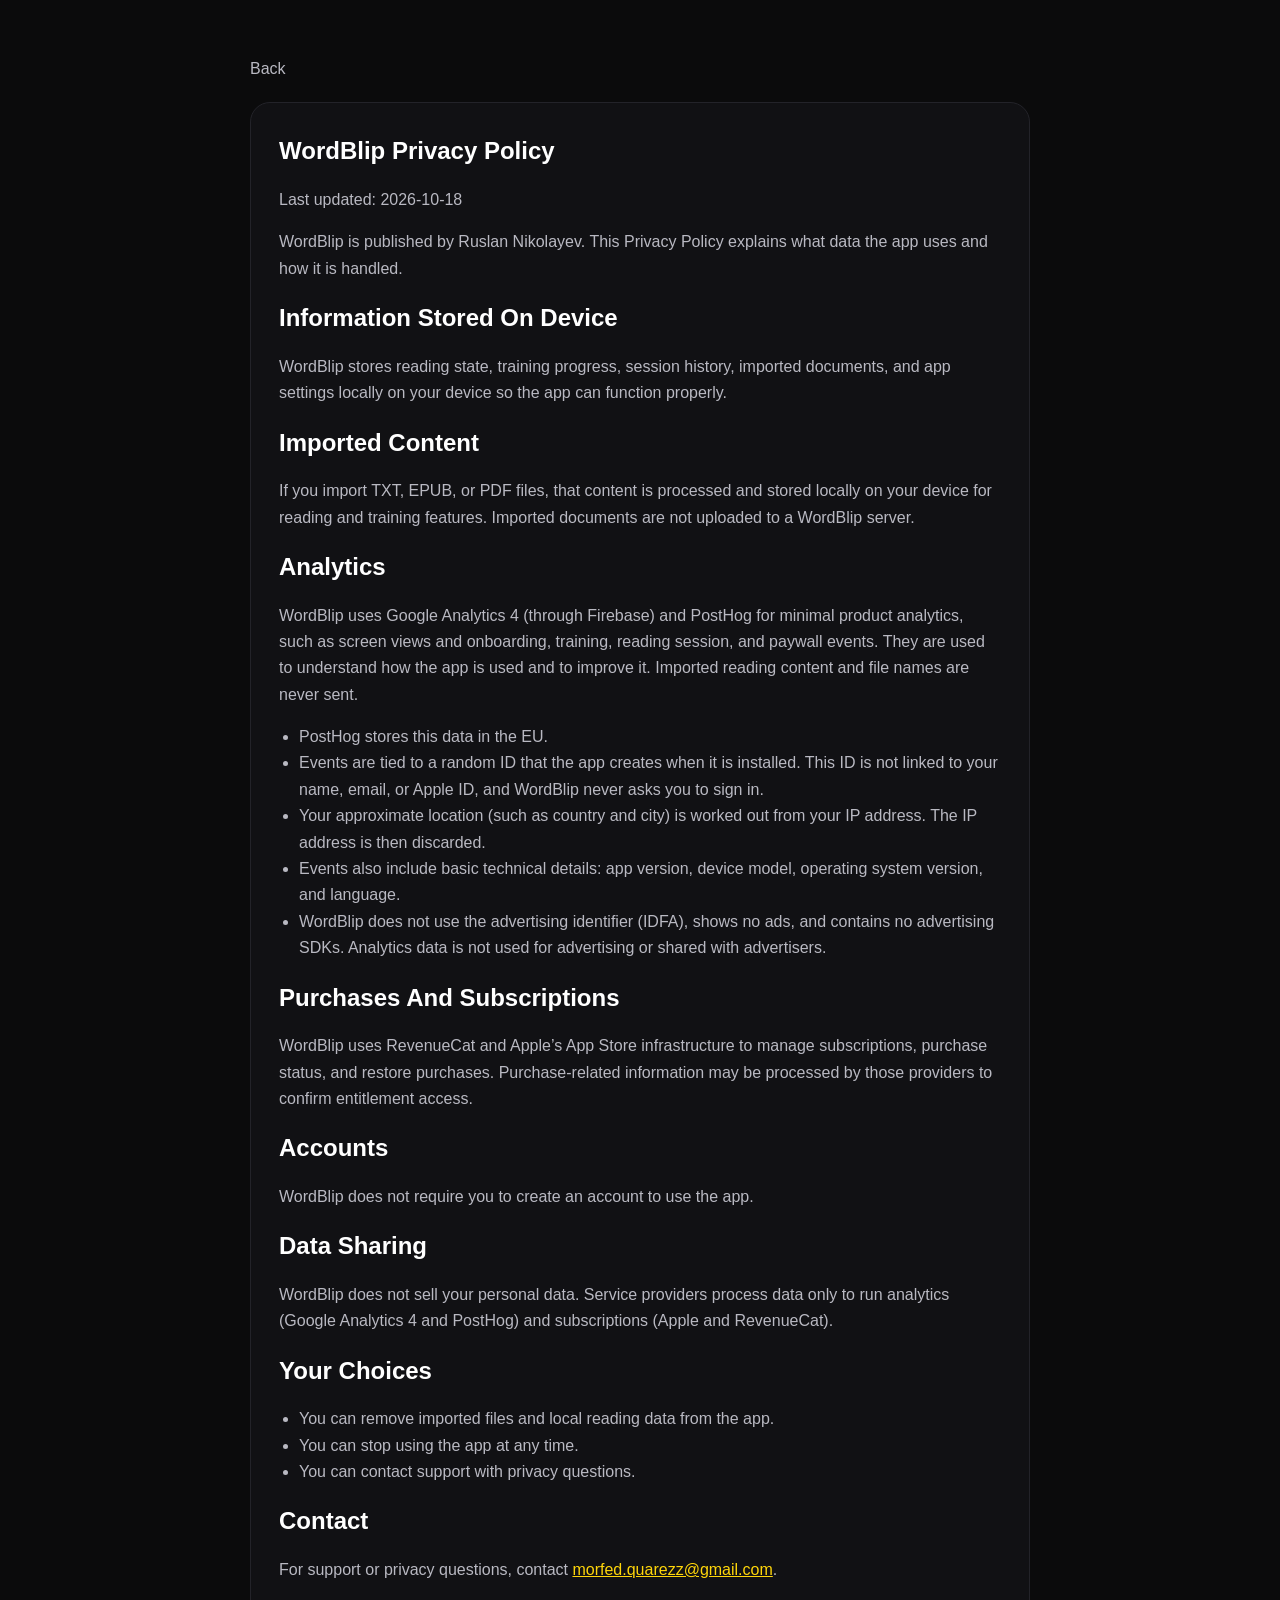
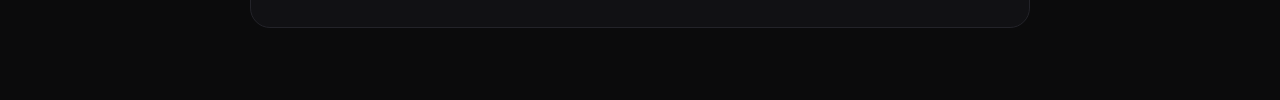
<file: privacy.html>
<!doctype html>
<html lang="en">
  <head>
    <meta charset="UTF-8" />
    <meta name="viewport" content="width=device-width, initial-scale=1.0" />
    <title>WordBlip Privacy Policy</title>
    <meta name="theme-color" content="#0b0b0c" />
    <meta name="apple-itunes-app" content="app-id=6757840712" />
    <link rel="icon" type="image/png" href="./favicon.png" />
    <link rel="apple-touch-icon" href="./apple-touch-icon.png" />
    <style>
      :root {
        color-scheme: dark;
        --bg: #0b0b0c;
        --panel: #111114;
        --text: #ffffff;
        --muted: #b9b9c2;
        --accent: #ffd60a;
        --border: #232329;
      }

      * { box-sizing: border-box; }

      body {
        margin: 0;
        font-family: -apple-system, BlinkMacSystemFont, "Segoe UI", sans-serif;
        background: var(--bg);
        color: var(--text);
        line-height: 1.65;
      }

      main {
        max-width: 820px;
        margin: 0 auto;
        padding: 56px 20px 72px;
      }

      .card {
        background: var(--panel);
        border: 1px solid var(--border);
        border-radius: 20px;
        padding: 28px;
      }

      h1, h2 {
        margin: 0 0 12px;
      }

      p, li {
        color: var(--muted);
      }

      a {
        color: var(--accent);
      }

      ul {
        padding-left: 20px;
      }

      .back {
        display: inline-block;
        margin-bottom: 20px;
        color: var(--muted);
        text-decoration: none;
      }
    </style>
  </head>
  <body>
    <main>
      <a class="back" href="./index.html">Back</a>
      <section class="card">
        <h1>WordBlip Privacy Policy</h1>
        <p>Last updated: 2026-10-18</p>

        <p>
          WordBlip is published by Ruslan Nikolayev. This Privacy Policy explains
          what data the app uses and how it is handled.
        </p>

        <h2>Information Stored On Device</h2>
        <p>
          WordBlip stores reading state, training progress, session history,
          imported documents, and app settings locally on your device so the app
          can function properly.
        </p>

        <h2>Imported Content</h2>
        <p>
          If you import TXT, EPUB, or PDF files, that content is processed and
          stored locally on your device for reading and training features.
          Imported documents are not uploaded to a WordBlip server.
        </p>

        <h2>Analytics</h2>
        <p>
          WordBlip uses Google Analytics 4 (through Firebase) and PostHog for minimal
          product analytics, such as screen views and onboarding, training, reading
          session, and paywall events. They are used to understand how the app is used
          and to improve it. Imported reading content and file names are never sent.
        </p>
        <ul>
          <li>PostHog stores this data in the EU.</li>
          <li>Events are tied to a random ID that the app creates when it is installed.
            This ID is not linked to your name, email, or Apple ID, and WordBlip never
            asks you to sign in.</li>
          <li>Your approximate location (such as country and city) is worked out
            from your IP address. The IP address is then discarded.</li>
          <li>Events also include basic technical details: app version, device model,
            operating system version, and language.</li>
          <li>WordBlip does not use the advertising identifier (IDFA), shows no ads,
            and contains no advertising SDKs. Analytics data is not used for
            advertising or shared with advertisers.</li>
        </ul>

        <h2>Purchases And Subscriptions</h2>
        <p>
          WordBlip uses RevenueCat and Apple’s App Store infrastructure to manage
          subscriptions, purchase status, and restore purchases. Purchase-related
          information may be processed by those providers to confirm entitlement
          access.
        </p>

        <h2>Accounts</h2>
        <p>
          WordBlip does not require you to create an account to use the app.
        </p>

        <h2>Data Sharing</h2>
        <p>
          WordBlip does not sell your personal data. Service providers process data
          only to run analytics (Google Analytics 4 and PostHog) and subscriptions
          (Apple and RevenueCat).
        </p>

        <h2>Your Choices</h2>
        <ul>
          <li>You can remove imported files and local reading data from the app.</li>
          <li>You can stop using the app at any time.</li>
          <li>You can contact support with privacy questions.</li>
        </ul>

        <h2>Contact</h2>
        <p>
          For support or privacy questions, contact
          <a href="mailto:morfed.quarezz@gmail.com">morfed.quarezz@gmail.com</a>.
        </p>
      </section>
    </main>
  </body>
</html>
</file>
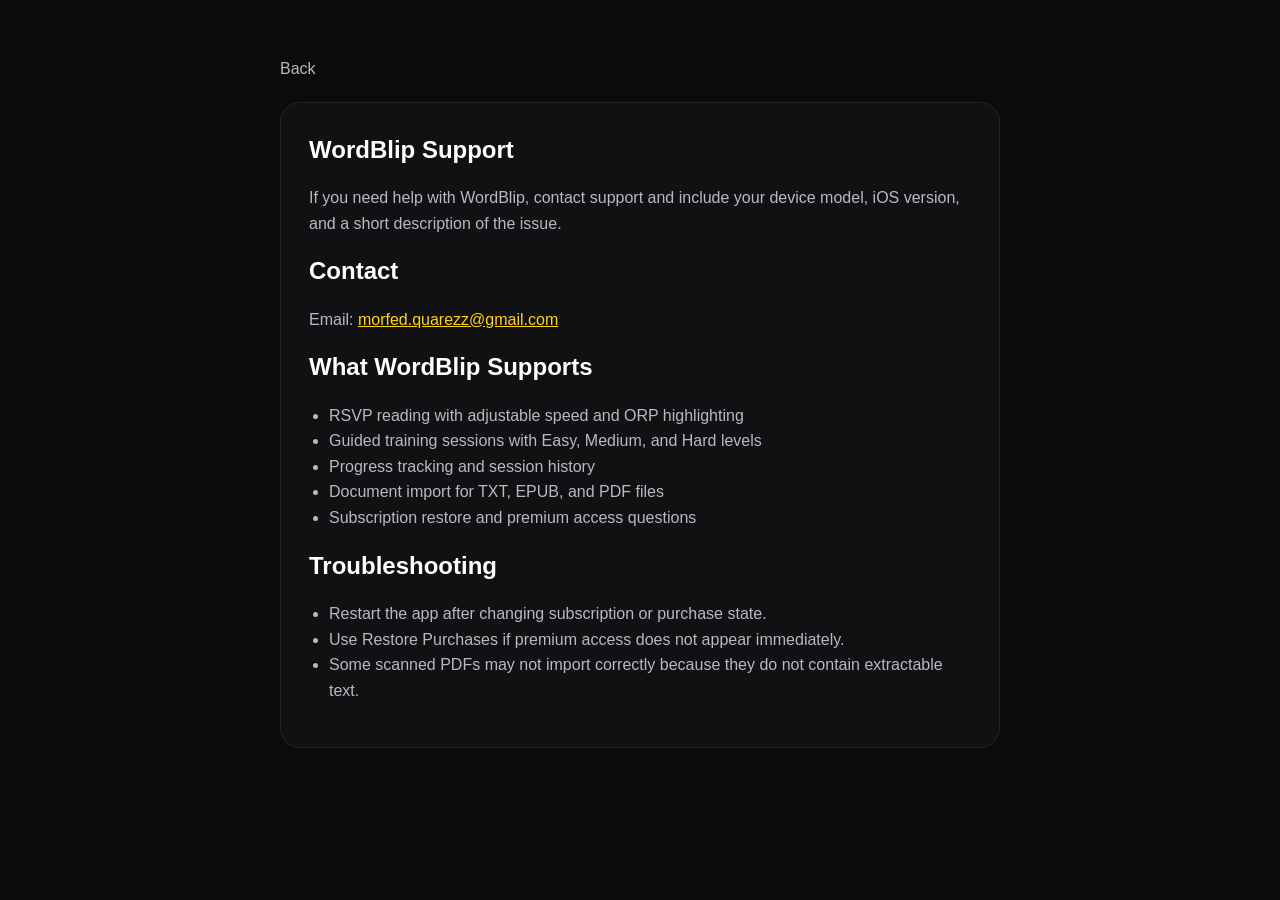
<file: support.html>
<!doctype html>
<html lang="en">
  <head>
    <meta charset="UTF-8" />
    <meta name="viewport" content="width=device-width, initial-scale=1.0" />
    <title>WordBlip Support</title>
    <meta name="theme-color" content="#0b0b0c" />
    <meta name="apple-itunes-app" content="app-id=6757840712" />
    <link rel="icon" type="image/png" href="./favicon.png" />
    <link rel="apple-touch-icon" href="./apple-touch-icon.png" />
    <style>
      :root {
        color-scheme: dark;
        --bg: #0b0b0c;
        --panel: #111114;
        --text: #ffffff;
        --muted: #b9b9c2;
        --accent: #ffd60a;
        --border: #232329;
      }

      * { box-sizing: border-box; }

      body {
        margin: 0;
        font-family: -apple-system, BlinkMacSystemFont, "Segoe UI", sans-serif;
        background: var(--bg);
        color: var(--text);
        line-height: 1.6;
      }

      main {
        max-width: 760px;
        margin: 0 auto;
        padding: 56px 20px 72px;
      }

      .card {
        background: var(--panel);
        border: 1px solid var(--border);
        border-radius: 20px;
        padding: 28px;
      }

      h1, h2 {
        margin: 0 0 12px;
      }

      p, li {
        color: var(--muted);
      }

      a {
        color: var(--accent);
      }

      ul {
        padding-left: 20px;
      }

      .back {
        display: inline-block;
        margin-bottom: 20px;
        color: var(--muted);
        text-decoration: none;
      }
    </style>
  </head>
  <body>
    <main>
      <a class="back" href="./index.html">Back</a>
      <section class="card">
        <h1>WordBlip Support</h1>
        <p>
          If you need help with WordBlip, contact support and include your device
          model, iOS version, and a short description of the issue.
        </p>

        <h2>Contact</h2>
        <p>
          Email:
          <a href="mailto:morfed.quarezz@gmail.com">morfed.quarezz@gmail.com</a>
        </p>

        <h2>What WordBlip Supports</h2>
        <ul>
          <li>RSVP reading with adjustable speed and ORP highlighting</li>
          <li>Guided training sessions with Easy, Medium, and Hard levels</li>
          <li>Progress tracking and session history</li>
          <li>Document import for TXT, EPUB, and PDF files</li>
          <li>Subscription restore and premium access questions</li>
        </ul>

        <h2>Troubleshooting</h2>
        <ul>
          <li>Restart the app after changing subscription or purchase state.</li>
          <li>Use Restore Purchases if premium access does not appear immediately.</li>
          <li>Some scanned PDFs may not import correctly because they do not contain extractable text.</li>
        </ul>
      </section>
    </main>
  </body>
</html>
</file>
<file: assets/seo.css>
/* wordblip guide pages: shared styles (rsvp-reader-app, epub-speed-reading-app, reading-focus-app, index Guides row).
   Tokens mirror constants/theme.ts and index.html. Dark only. */
:root {
  color-scheme: dark;
  --bg: #0b0b0c;
  --panel: #111114;
  --panel2: #1b1b1e;
  --text: #ffffff;
  --muted: #b9b9c2;
  --subtle: #9a9aa4;
  --link: #4aa3ff;
  --accent: #ffd60a;
  --on-accent: #111114;
  --pivot: #e54848;
  --border: #232329;
  --border2: #2a2a2f;
  --radius-card: 20px;
  --radius-md: 12px;
  --gutter: 20px;
  --mono: "Plex Mono", ui-monospace, "SF Mono", Menlo, monospace;
}

@font-face {
  font-family: "Plex Mono";
  src: url("./plex-mono-500.woff2") format("woff2");
  font-weight: 500;
  font-display: swap;
}

* { box-sizing: border-box; }

html { -webkit-text-size-adjust: 100%; }

body {
  margin: 0;
  font-family: -apple-system, BlinkMacSystemFont, "Segoe UI", sans-serif;
  background: var(--bg);
  color: var(--text);
  font-size: 17px;
  line-height: 1.6;
  overflow-wrap: break-word;
}

/* Skip link: first tab stop, visible only on focus */
.skip {
  position: absolute;
  left: 12px;
  top: 0;
  transform: translateY(-120%);
  padding: 10px 14px;
  background: var(--accent);
  color: var(--on-accent);
  border-radius: var(--radius-md);
  font-weight: 700;
  text-decoration: none;
  z-index: 2;
}
.skip:focus { transform: translateY(12px); }

:focus-visible {
  outline: 2px solid var(--accent);
  outline-offset: 3px;
}

.wrap {
  max-width: 760px;
  margin: 0 auto;
  padding: 0 var(--gutter);
}

/* ---------- Top bar ---------- */
.topbar .wrap {
  display: flex;
  align-items: center;
  min-height: 64px;
}
.brand {
  display: inline-flex;
  align-items: center;
  gap: 10px;
  min-height: 44px;
  color: var(--text);
  text-decoration: none;
  font-weight: 700;
  font-size: 17px;
  letter-spacing: -0.2px;
  border-radius: 10px;
}
.brand img { width: 32px; height: 32px; border-radius: 8px; display: block; }

/* ---------- Type ---------- */
h1 {
  margin: 0 0 16px;
  font-size: 32px;
  line-height: 1.15;
  letter-spacing: -0.4px;
  font-weight: 800;
  text-wrap: balance;
}
h2 {
  margin: 0 0 16px;
  font-size: 24px;
  line-height: 1.25;
  letter-spacing: -0.3px;
  font-weight: 800;
  text-wrap: balance;
}
h3 {
  margin: 0 0 6px;
  font-size: 17px;
  line-height: 1.4;
  font-weight: 700;
}
p { margin: 0 0 16px; color: var(--muted); max-width: 40em; }
p strong, li strong { color: var(--text); font-weight: 700; }
main a:not(.store):not(.related-card) {
  color: var(--link);
  text-decoration: underline;
  text-underline-offset: 3px;
  text-decoration-thickness: 1px;
}
main a:not(.store):not(.related-card):hover { text-decoration-thickness: 2px; }

/* ---------- Hero ---------- */
.hero { padding: 24px 0 8px; }
.hero-grid { display: grid; gap: 8px; }
.lede { font-size: 1em; }
.hero .shot { margin: 16px auto 0; }

/* Apple badge: official artwork, 48px tall at every size, >= 12px clear space (index.html rule) */
.store {
  display: inline-block;
  margin: 4px 0 0;
  padding: 12px 0;
  line-height: 0;
  border-radius: 9px;
}
.store img { display: block; width: 144px; height: 48px; }
.store:focus-visible { outline-offset: -4px; }

/* EPUB page: calm, visible Pro callout (panel + accent left border) */
.callout {
  margin: 4px 0 12px;
  padding: 14px 16px 14px 18px;
  background: var(--panel);
  border: 1px solid var(--border);
  border-left: 3px solid var(--accent);
  border-radius: var(--radius-md);
  max-width: 40em;
}
.callout p { margin: 0; }

/* ---------- Screenshots ---------- */
.shot {
  margin: 28px auto;
  width: 100%;
  max-width: 300px;
  background: var(--bg);
  border: 1px solid var(--border2);
  border-radius: 28px;
  padding: 6px;
}
.shot picture, .shot img {
  display: block;
  width: 100%;
  height: auto;
  border-radius: 22px;
}
/* image fail: alt text shows in place, readable, on the dark frame */
.shot img { color: var(--subtle); font-size: 15px; line-height: 1.4; background: var(--panel); }
.shot--sm { max-width: 260px; }

/* ---------- Sections ---------- */
.section { padding: 40px 0 8px; border-top: 1px solid var(--border); margin-top: 32px; }
.section:first-of-type { border-top: 0; }

ul, ol { margin: 0 0 16px; padding: 0; max-width: 40em; }
ul { list-style: none; }
ul li { position: relative; padding-left: 22px; margin: 0 0 10px; color: var(--muted); }
ul li::before {
  content: "";
  position: absolute;
  left: 4px;
  top: 0.72em;
  width: 6px;
  height: 6px;
  border-radius: 999px;
  background: var(--subtle);
}

/* Numbered steps: large mono numerals, one column */
ol.steps { list-style: none; counter-reset: step; }
ol.steps li {
  counter-increment: step;
  position: relative;
  padding: 2px 0 0 52px;
  margin: 0 0 18px;
  color: var(--muted);
  min-height: 40px;
}
ol.steps li::before {
  content: counter(step);
  position: absolute;
  left: 0;
  top: -2px;
  width: 36px;
  height: 36px;
  display: grid;
  place-items: center;
  font-family: var(--mono);
  font-weight: 500;
  font-size: 20px;
  line-height: 1;
  color: var(--text);
  background: var(--panel);
  border: 1px solid var(--border2);
  border-radius: 10px;
}
/* The reading-focus routine is the centrepiece: a bit more air, one line per step */
ol.steps--feature li { padding-top: 4px; margin-bottom: 22px; }
ol.steps--feature li::before { width: 40px; height: 40px; font-size: 22px; color: var(--accent); }
ol.steps--feature { padding-left: 0; }

/* Deliberately low-key list ("without an app" tips) */
.quiet ul li { color: var(--muted); }
.quiet ul li strong { font-weight: 600; color: #dcdce2; }
.quiet h2 { font-size: 22px; }
/* closing line after the routine: no streak, nothing resets */
.coda { margin-top: 4px; padding-left: 52px; color: var(--subtle); font-size: 16px; }

/* ---------- Free and Pro ---------- */
.plans { display: grid; gap: 12px; margin: 8px 0 20px; }
.plan {
  background: var(--panel);
  border: 1px solid var(--border);
  border-radius: var(--radius-card);
  padding: 20px 20px 6px;
}
.plan-head { display: flex; align-items: center; gap: 8px; margin: 0 0 12px; font-size: 17px; }
.plan ul { margin-bottom: 12px; }
.plan p { font-size: 16px; }
.pill {
  display: inline-block;
  padding: 1px 9px;
  border-radius: 999px;
  background: var(--accent);
  color: var(--on-accent);
  font-size: 13px;
  font-weight: 800;
  line-height: 1.5;
  letter-spacing: 0.2px;
}
.pill--free { background: var(--panel2); color: var(--text); border: 1px solid var(--border2); padding: 0 8px; }
.invite {
  background: var(--panel);
  border: 1px solid var(--border);
  border-radius: var(--radius-card);
  padding: 24px 20px 8px;
}

/* ---------- CTA ---------- */
.cta {
  margin: 28px 0 0;
  padding: 22px 20px 10px;
  background: var(--panel);
  border: 1px solid var(--border);
  border-radius: var(--radius-card);
  text-align: center;
}
.cta p { margin: 0 auto 2px; color: var(--text); font-weight: 700; font-size: 19px; line-height: 1.35; }

/* ---------- FAQ (open by default) ---------- */
.faq-item { padding: 18px 0 4px; border-top: 1px solid var(--border); }
.faq-item:first-of-type { border-top: 0; padding-top: 4px; }
.faq-item p { margin-bottom: 14px; }

/* ---------- Related / Guides ---------- */
.related { padding: 40px 0 8px; margin-top: 32px; border-top: 1px solid var(--border); }
.eyebrow {
  margin: 0 0 12px;
  font-size: 13px;
  font-weight: 700;
  letter-spacing: 1.2px;
  text-transform: uppercase;
  color: var(--subtle);
}
.related-grid { display: grid; gap: 12px; margin: 0; padding: 0; list-style: none; max-width: none; }
.related-grid li { padding: 0; margin: 0; }
.related-grid li::before { display: none; }
.related-card {
  display: block;
  height: 100%;
  min-height: 44px;
  padding: 18px 44px 18px 20px;
  position: relative;
  background: var(--panel);
  border: 1px solid var(--border);
  border-radius: var(--radius-card);
  color: var(--text);
  text-decoration: none;
}
.related-card:hover { border-color: #3a3a42; }
.related-card .t { display: block; font-weight: 700; line-height: 1.35; margin-bottom: 4px; }
.related-card .d { display: block; color: var(--muted); font-size: 15px; line-height: 1.5; }
.related-card .go {
  position: absolute;
  right: 18px;
  top: 18px;
  color: var(--subtle);
  font-family: var(--mono);
  font-size: 17px;
}

/* ---------- Live one-word demo (page 1) ---------- */
.demo {
  margin: 8px 0 24px;
  background: var(--panel);
  border: 1px solid var(--border);
  border-radius: var(--radius-card);
  padding: 14px 14px 12px;
}
.demo-stage {
  position: relative;
  height: 128px;
  background: var(--bg);
  border-radius: 14px;
  overflow: hidden;
}
.demo-stage::before, .demo-stage::after {
  content: "";
  position: absolute;
  left: 50%;
  width: 2px;
  height: 14px;
  margin-left: -1px;
  background: var(--border2);
}
.demo-stage::before { top: 14px; }
.demo-stage::after { bottom: 14px; }
.word {
  position: absolute;
  left: 50%;
  top: 50%;
  transform: translate(-50%, -54%);
  font-family: var(--mono);
  font-weight: 500;
  font-size: 44px;
  line-height: 1;
  white-space: nowrap;
}
.word .b { position: absolute; right: 100%; text-align: right; }
.word .p { color: var(--pivot); }
.word .a { position: absolute; left: 100%; }
.demo-bar { min-height: 56px; display: flex; align-items: center; justify-content: space-between; gap: 12px; padding-top: 12px; }
.demo-note { margin: 0; font-size: 15px; color: var(--subtle); }
.btn {
  min-height: 44px;
  min-width: 88px;
  padding: 0 18px;
  border-radius: var(--radius-md);
  border: 1px solid var(--border2);
  background: var(--panel2);
  color: var(--text);
  font: inherit;
  font-weight: 700;
  font-size: 16px;
  cursor: pointer;
}
.btn:hover { border-color: #3a3a42; }
.btn[hidden] { display: none; }

/* ---------- Footer ---------- */
footer { margin-top: 48px; border-top: 1px solid var(--border); }
footer .wrap { padding-top: 24px; padding-bottom: 56px; color: var(--subtle); font-size: 14px; }
footer nav { display: flex; flex-wrap: wrap; column-gap: 20px; margin-bottom: 4px; }
footer nav a {
  display: inline-block;
  padding: 11px 0;
  color: var(--text);
  text-decoration: none;
  line-height: 22px;
}
footer nav a:hover { text-decoration: underline; }
footer nav a[aria-current="page"] { color: var(--subtle); }
.foot-label { margin: 12px 0 0; font-size: 12px; font-weight: 700; letter-spacing: 1.2px; text-transform: uppercase; color: var(--subtle); }
.legal { margin: 16px 0 0; font-size: 12px; line-height: 1.5; color: var(--subtle); }

.sr-only {
  position: absolute; width: 1px; height: 1px; padding: 0; margin: -1px;
  overflow: hidden; clip: rect(0 0 0 0); white-space: nowrap; border: 0;
}

/* ---------- Desktop ---------- */
@media (min-width: 640px) {
  .plans { grid-template-columns: 1fr 1fr; }
  .related-grid { grid-template-columns: 1fr 1fr; }
  .related-grid--3 { grid-template-columns: 1fr; }
}
@media (min-width: 880px) {
  .quiet h2 { font-size: 24px; }
  :root { --gutter: 24px; }
  .topbar .wrap { min-height: 76px; }
  .hero { padding-top: 40px; }
  .hero-grid { grid-template-columns: minmax(0, 1fr) 280px; gap: 40px; align-items: start; }
  .hero .shot { margin: 4px 0 0; max-width: 280px; }
  h1 { font-size: 40px; letter-spacing: -0.6px; }
  h2 { font-size: 28px; }
  .section, .related { padding-top: 48px; margin-top: 40px; }
  .section .shot { margin: 32px 0; }
  .split { display: grid; grid-template-columns: minmax(0, 1fr) 260px; gap: 40px; align-items: start; }
  .split .shot { margin-top: 4px; }
  .related-grid--3 { grid-template-columns: 1fr 1fr 1fr; }
}

@media (prefers-reduced-motion: reduce) {
  *, *::before, *::after { transition: none !important; animation: none !important; scroll-behavior: auto !important; }
}

/* ---------- Unexpected direction B: "One spot" (opt-in: <body class="dir-b">) ---------- */
.dir-b h2 { font-family: var(--mono); font-weight: 500; letter-spacing: -0.5px; font-size: 23px; }
.dir-b h2 .p { color: var(--pivot); }
/* every heading's focus letter lands on one axis (4.5ch in), marked by the reader's tick */
.dir-b h2 { position: relative; padding-top: 24px; }
.dir-b h2::before { content: ""; position: absolute; top: 0; left: 4.5ch; width: 2px; height: 14px; margin-left: -1px; background: var(--border2); }
.dir-b .hero-b .demo { margin: 4px 0 24px; padding: 0; border: 0; background: none; }
.dir-b .hero-b .demo-stage { height: 220px; border: 1px solid var(--border); border-radius: 24px; background: var(--panel); }
.dir-b .hero-b .word { font-size: 54px; }
.dir-b .hero-b .demo-bar { padding: 12px 2px 0; }

/* ---------- Hero visual (phone scene) ---------- */
/* The scene carries its own phone, so the hero drops the screenshot frame. */
.shot--hero { max-width: 340px; padding: 0; border: 0; border-radius: 0; background: none; }
.shot--hero picture, .shot--hero img { border-radius: 0; }
@media (min-width: 880px) {
  .hero .shot--hero { max-width: 280px; }
}
</file>
